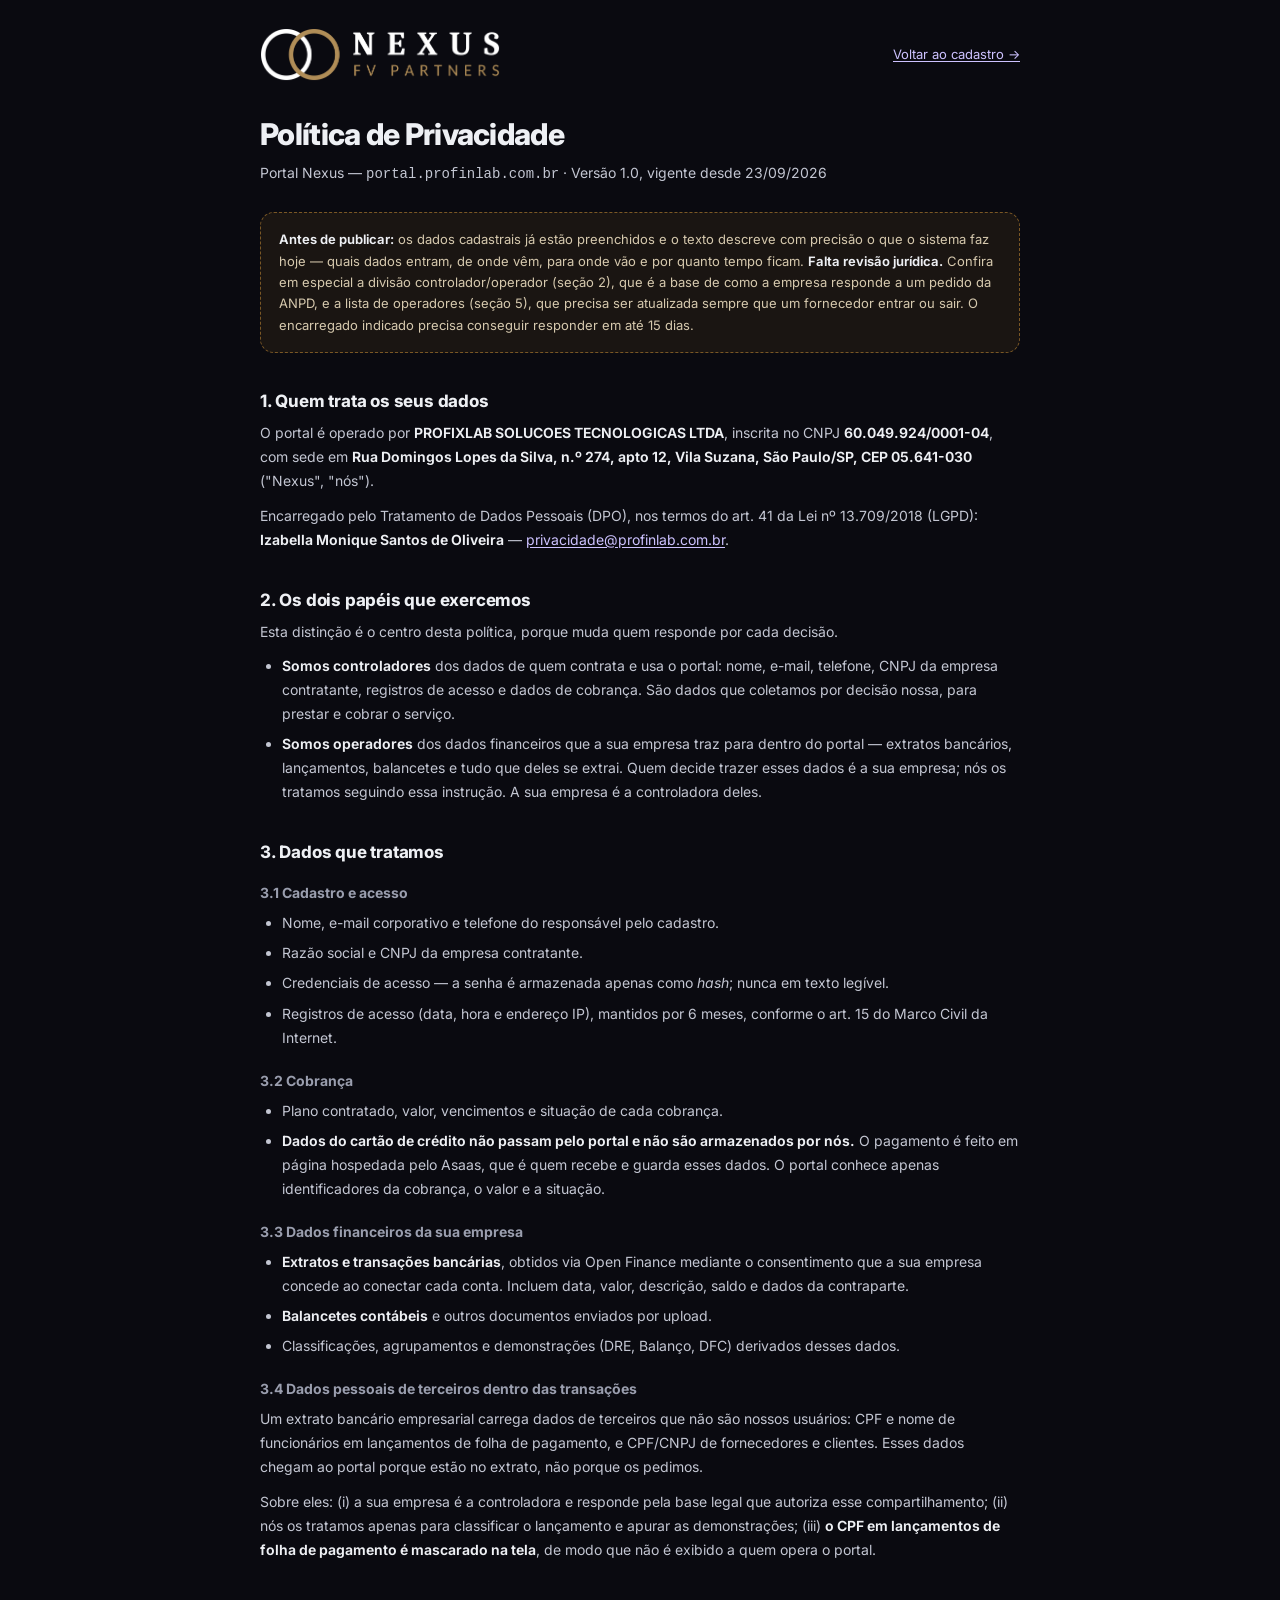
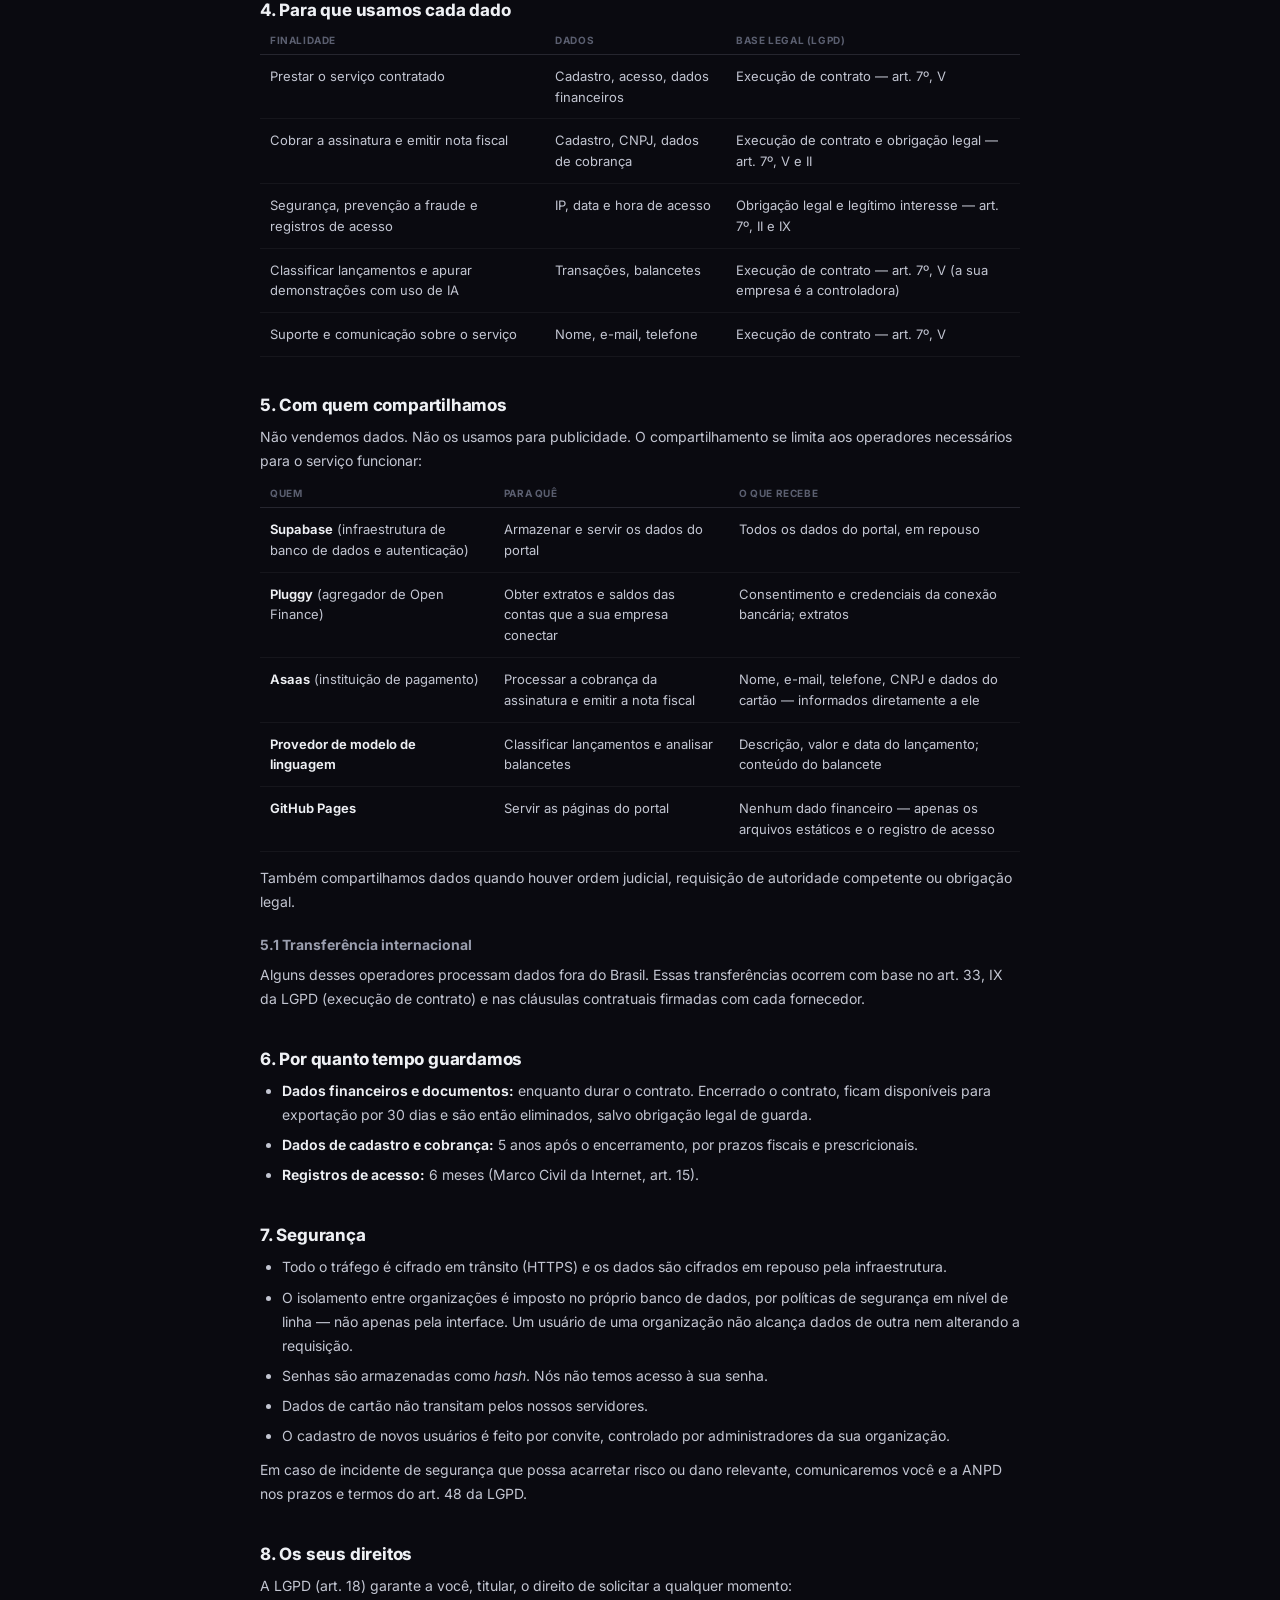
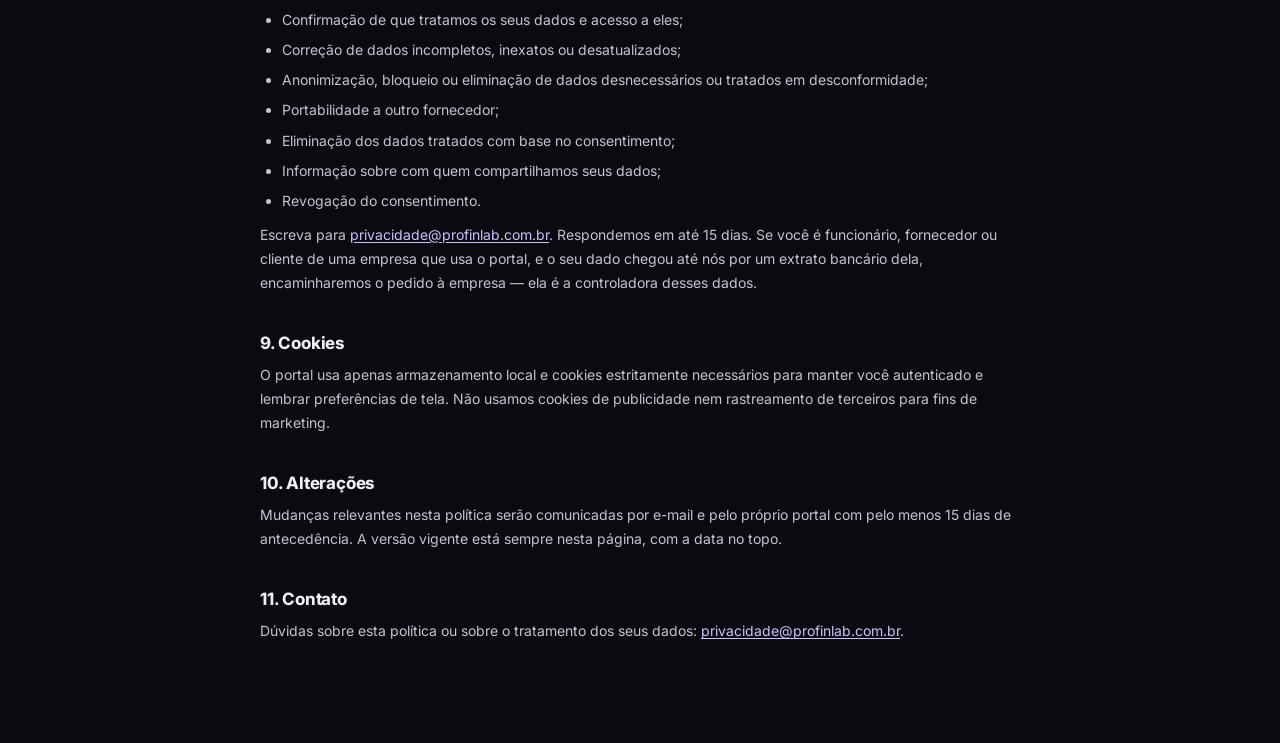
<file: privacidade.html>
<!DOCTYPE html>
<html lang="pt-BR">
<head>
  <meta charset="UTF-8" />
  <meta name="viewport" content="width=device-width, initial-scale=1.0" />
  <link rel="icon" href="nexus-icon-64.png" type="image/png">
  <title>Política de Privacidade — Nexus</title>
  <link rel="stylesheet" href="style.css?v=20261109-1" />
  <link href="https://fonts.googleapis.com/css2?family=Inter:wght@400;500;600;700;800&display=swap" rel="stylesheet">
</head>
<body class="legal-page">
<div class="lg-wrap">

  <header class="lg-top">
    <img src="nexus-logo.png" alt="Nexus" />
    <a href="cadastro.html">Voltar ao cadastro &rarr;</a>
  </header>

  <h1>Política de Privacidade</h1>
  <p class="lg-meta">Portal Nexus — <code>portal.profinlab.com.br</code> · Versão 1.0, vigente desde 23/09/2026</p>

  <div class="lg-note">
    <strong>Antes de publicar:</strong> os dados cadastrais já estão preenchidos e o texto descreve com precisão o que
    o sistema faz hoje — quais dados entram, de onde vêm, para onde vão e por quanto tempo ficam.
    <strong>Falta revisão jurídica.</strong> Confira em especial a divisão controlador/operador (seção 2), que é a base
    de como a empresa responde a um pedido da ANPD, e a lista de operadores (seção 5), que precisa ser atualizada
    sempre que um fornecedor entrar ou sair. O encarregado indicado precisa conseguir responder em até 15 dias.
  </div>

  <h2>1. Quem trata os seus dados</h2>
  <p>
    O portal é operado por <strong>PROFIXLAB SOLUCOES TECNOLOGICAS LTDA</strong>, inscrita no CNPJ <strong>60.049.924/0001-04</strong>,
    com sede em <strong>Rua Domingos Lopes da Silva, n.º 274, apto 12, Vila Suzana, São Paulo/SP, CEP 05.641-030</strong> ("Nexus", "nós").
  </p>
  <p>
    Encarregado pelo Tratamento de Dados Pessoais (DPO), nos termos do art. 41 da Lei nº 13.709/2018 (LGPD):
    <strong>Izabella Monique Santos de Oliveira</strong> —
    <a href="mailto:privacidade@profinlab.com.br">privacidade@profinlab.com.br</a>.
  </p>

  <h2>2. Os dois papéis que exercemos</h2>
  <p>
    Esta distinção é o centro desta política, porque muda quem responde por cada decisão.
  </p>
  <ul>
    <li>
      <strong>Somos controladores</strong> dos dados de quem contrata e usa o portal: nome, e-mail, telefone, CNPJ da
      empresa contratante, registros de acesso e dados de cobrança. São dados que coletamos por decisão nossa, para
      prestar e cobrar o serviço.
    </li>
    <li>
      <strong>Somos operadores</strong> dos dados financeiros que a sua empresa traz para dentro do portal — extratos
      bancários, lançamentos, balancetes e tudo que deles se extrai. Quem decide trazer esses dados é a sua empresa;
      nós os tratamos seguindo essa instrução. A sua empresa é a controladora deles.
    </li>
  </ul>

  <h2>3. Dados que tratamos</h2>

  <h3>3.1 Cadastro e acesso</h3>
  <ul>
    <li>Nome, e-mail corporativo e telefone do responsável pelo cadastro.</li>
    <li>Razão social e CNPJ da empresa contratante.</li>
    <li>Credenciais de acesso — a senha é armazenada apenas como <em>hash</em>; nunca em texto legível.</li>
    <li>Registros de acesso (data, hora e endereço IP), mantidos por 6 meses, conforme o art. 15 do Marco Civil da Internet.</li>
  </ul>

  <h3>3.2 Cobrança</h3>
  <ul>
    <li>Plano contratado, valor, vencimentos e situação de cada cobrança.</li>
    <li>
      <strong>Dados do cartão de crédito não passam pelo portal e não são armazenados por nós.</strong> O pagamento é
      feito em página hospedada pelo Asaas, que é quem recebe e guarda esses dados. O portal conhece apenas
      identificadores da cobrança, o valor e a situação.
    </li>
  </ul>

  <h3>3.3 Dados financeiros da sua empresa</h3>
  <ul>
    <li>
      <strong>Extratos e transações bancárias</strong>, obtidos via Open Finance mediante o consentimento que a sua
      empresa concede ao conectar cada conta. Incluem data, valor, descrição, saldo e dados da contraparte.
    </li>
    <li><strong>Balancetes contábeis</strong> e outros documentos enviados por upload.</li>
    <li>Classificações, agrupamentos e demonstrações (DRE, Balanço, DFC) derivados desses dados.</li>
  </ul>

  <h3>3.4 Dados pessoais de terceiros dentro das transações</h3>
  <p>
    Um extrato bancário empresarial carrega dados de terceiros que não são nossos usuários: CPF e nome de funcionários
    em lançamentos de folha de pagamento, e CPF/CNPJ de fornecedores e clientes. Esses dados chegam ao portal porque
    estão no extrato, não porque os pedimos.
  </p>
  <p>
    Sobre eles: (i) a sua empresa é a controladora e responde pela base legal que autoriza esse compartilhamento;
    (ii) nós os tratamos apenas para classificar o lançamento e apurar as demonstrações; (iii) <strong>o CPF em
    lançamentos de folha de pagamento é mascarado na tela</strong>, de modo que não é exibido a quem opera o portal.
  </p>

  <h2>4. Para que usamos cada dado</h2>
  <table class="lg-tbl">
    <thead>
      <tr><th>Finalidade</th><th>Dados</th><th>Base legal (LGPD)</th></tr>
    </thead>
    <tbody>
      <tr>
        <td>Prestar o serviço contratado</td>
        <td>Cadastro, acesso, dados financeiros</td>
        <td>Execução de contrato — art. 7º, V</td>
      </tr>
      <tr>
        <td>Cobrar a assinatura e emitir nota fiscal</td>
        <td>Cadastro, CNPJ, dados de cobrança</td>
        <td>Execução de contrato e obrigação legal — art. 7º, V e II</td>
      </tr>
      <tr>
        <td>Segurança, prevenção a fraude e registros de acesso</td>
        <td>IP, data e hora de acesso</td>
        <td>Obrigação legal e legítimo interesse — art. 7º, II e IX</td>
      </tr>
      <tr>
        <td>Classificar lançamentos e apurar demonstrações com uso de IA</td>
        <td>Transações, balancetes</td>
        <td>Execução de contrato — art. 7º, V (a sua empresa é a controladora)</td>
      </tr>
      <tr>
        <td>Suporte e comunicação sobre o serviço</td>
        <td>Nome, e-mail, telefone</td>
        <td>Execução de contrato — art. 7º, V</td>
      </tr>
    </tbody>
  </table>

  <h2>5. Com quem compartilhamos</h2>
  <p>Não vendemos dados. Não os usamos para publicidade. O compartilhamento se limita aos operadores necessários para o serviço funcionar:</p>
  <table class="lg-tbl">
    <thead>
      <tr><th>Quem</th><th>Para quê</th><th>O que recebe</th></tr>
    </thead>
    <tbody>
      <tr>
        <td><strong>Supabase</strong> (infraestrutura de banco de dados e autenticação)</td>
        <td>Armazenar e servir os dados do portal</td>
        <td>Todos os dados do portal, em repouso</td>
      </tr>
      <tr>
        <td><strong>Pluggy</strong> (agregador de Open Finance)</td>
        <td>Obter extratos e saldos das contas que a sua empresa conectar</td>
        <td>Consentimento e credenciais da conexão bancária; extratos</td>
      </tr>
      <tr>
        <td><strong>Asaas</strong> (instituição de pagamento)</td>
        <td>Processar a cobrança da assinatura e emitir a nota fiscal</td>
        <td>Nome, e-mail, telefone, CNPJ e dados do cartão — informados diretamente a ele</td>
      </tr>
      <tr>
        <td><strong>Provedor de modelo de linguagem</strong></td>
        <td>Classificar lançamentos e analisar balancetes</td>
        <td>Descrição, valor e data do lançamento; conteúdo do balancete</td>
      </tr>
      <tr>
        <td><strong>GitHub Pages</strong></td>
        <td>Servir as páginas do portal</td>
        <td>Nenhum dado financeiro — apenas os arquivos estáticos e o registro de acesso</td>
      </tr>
    </tbody>
  </table>
  <p>
    Também compartilhamos dados quando houver ordem judicial, requisição de autoridade competente ou obrigação legal.
  </p>

  <h3>5.1 Transferência internacional</h3>
  <p>
    Alguns desses operadores processam dados fora do Brasil. Essas transferências ocorrem com base no art. 33, IX da
    LGPD (execução de contrato) e nas cláusulas contratuais firmadas com cada fornecedor.
  </p>

  <h2>6. Por quanto tempo guardamos</h2>
  <ul>
    <li><strong>Dados financeiros e documentos:</strong> enquanto durar o contrato. Encerrado o contrato, ficam disponíveis para exportação por 30 dias e são então eliminados, salvo obrigação legal de guarda.</li>
    <li><strong>Dados de cadastro e cobrança:</strong> 5 anos após o encerramento, por prazos fiscais e prescricionais.</li>
    <li><strong>Registros de acesso:</strong> 6 meses (Marco Civil da Internet, art. 15).</li>
  </ul>

  <h2>7. Segurança</h2>
  <ul>
    <li>Todo o tráfego é cifrado em trânsito (HTTPS) e os dados são cifrados em repouso pela infraestrutura.</li>
    <li>
      O isolamento entre organizações é imposto no próprio banco de dados, por políticas de segurança em nível de linha
      — não apenas pela interface. Um usuário de uma organização não alcança dados de outra nem alterando a requisição.
    </li>
    <li>Senhas são armazenadas como <em>hash</em>. Nós não temos acesso à sua senha.</li>
    <li>Dados de cartão não transitam pelos nossos servidores.</li>
    <li>O cadastro de novos usuários é feito por convite, controlado por administradores da sua organização.</li>
  </ul>
  <p>
    Em caso de incidente de segurança que possa acarretar risco ou dano relevante, comunicaremos você e a ANPD nos
    prazos e termos do art. 48 da LGPD.
  </p>

  <h2>8. Os seus direitos</h2>
  <p>A LGPD (art. 18) garante a você, titular, o direito de solicitar a qualquer momento:</p>
  <ul>
    <li>Confirmação de que tratamos os seus dados e acesso a eles;</li>
    <li>Correção de dados incompletos, inexatos ou desatualizados;</li>
    <li>Anonimização, bloqueio ou eliminação de dados desnecessários ou tratados em desconformidade;</li>
    <li>Portabilidade a outro fornecedor;</li>
    <li>Eliminação dos dados tratados com base no consentimento;</li>
    <li>Informação sobre com quem compartilhamos seus dados;</li>
    <li>Revogação do consentimento.</li>
  </ul>
  <p>
    Escreva para <a href="mailto:privacidade@profinlab.com.br">privacidade@profinlab.com.br</a>. Respondemos em até
    15 dias. Se você é funcionário, fornecedor ou cliente de uma empresa que usa o portal, e o seu dado chegou até nós
    por um extrato bancário dela, encaminharemos o pedido à empresa — ela é a controladora desses dados.
  </p>

  <h2>9. Cookies</h2>
  <p>
    O portal usa apenas armazenamento local e cookies estritamente necessários para manter você autenticado e lembrar
    preferências de tela. Não usamos cookies de publicidade nem rastreamento de terceiros para fins de marketing.
  </p>

  <h2>10. Alterações</h2>
  <p>
    Mudanças relevantes nesta política serão comunicadas por e-mail e pelo próprio portal com pelo menos 15 dias de
    antecedência. A versão vigente está sempre nesta página, com a data no topo.
  </p>

  <h2>11. Contato</h2>
  <p>
    Dúvidas sobre esta política ou sobre o tratamento dos seus dados:
    <a href="mailto:privacidade@profinlab.com.br">privacidade@profinlab.com.br</a>.
  </p>

</div>
</body>
</html>
</file>
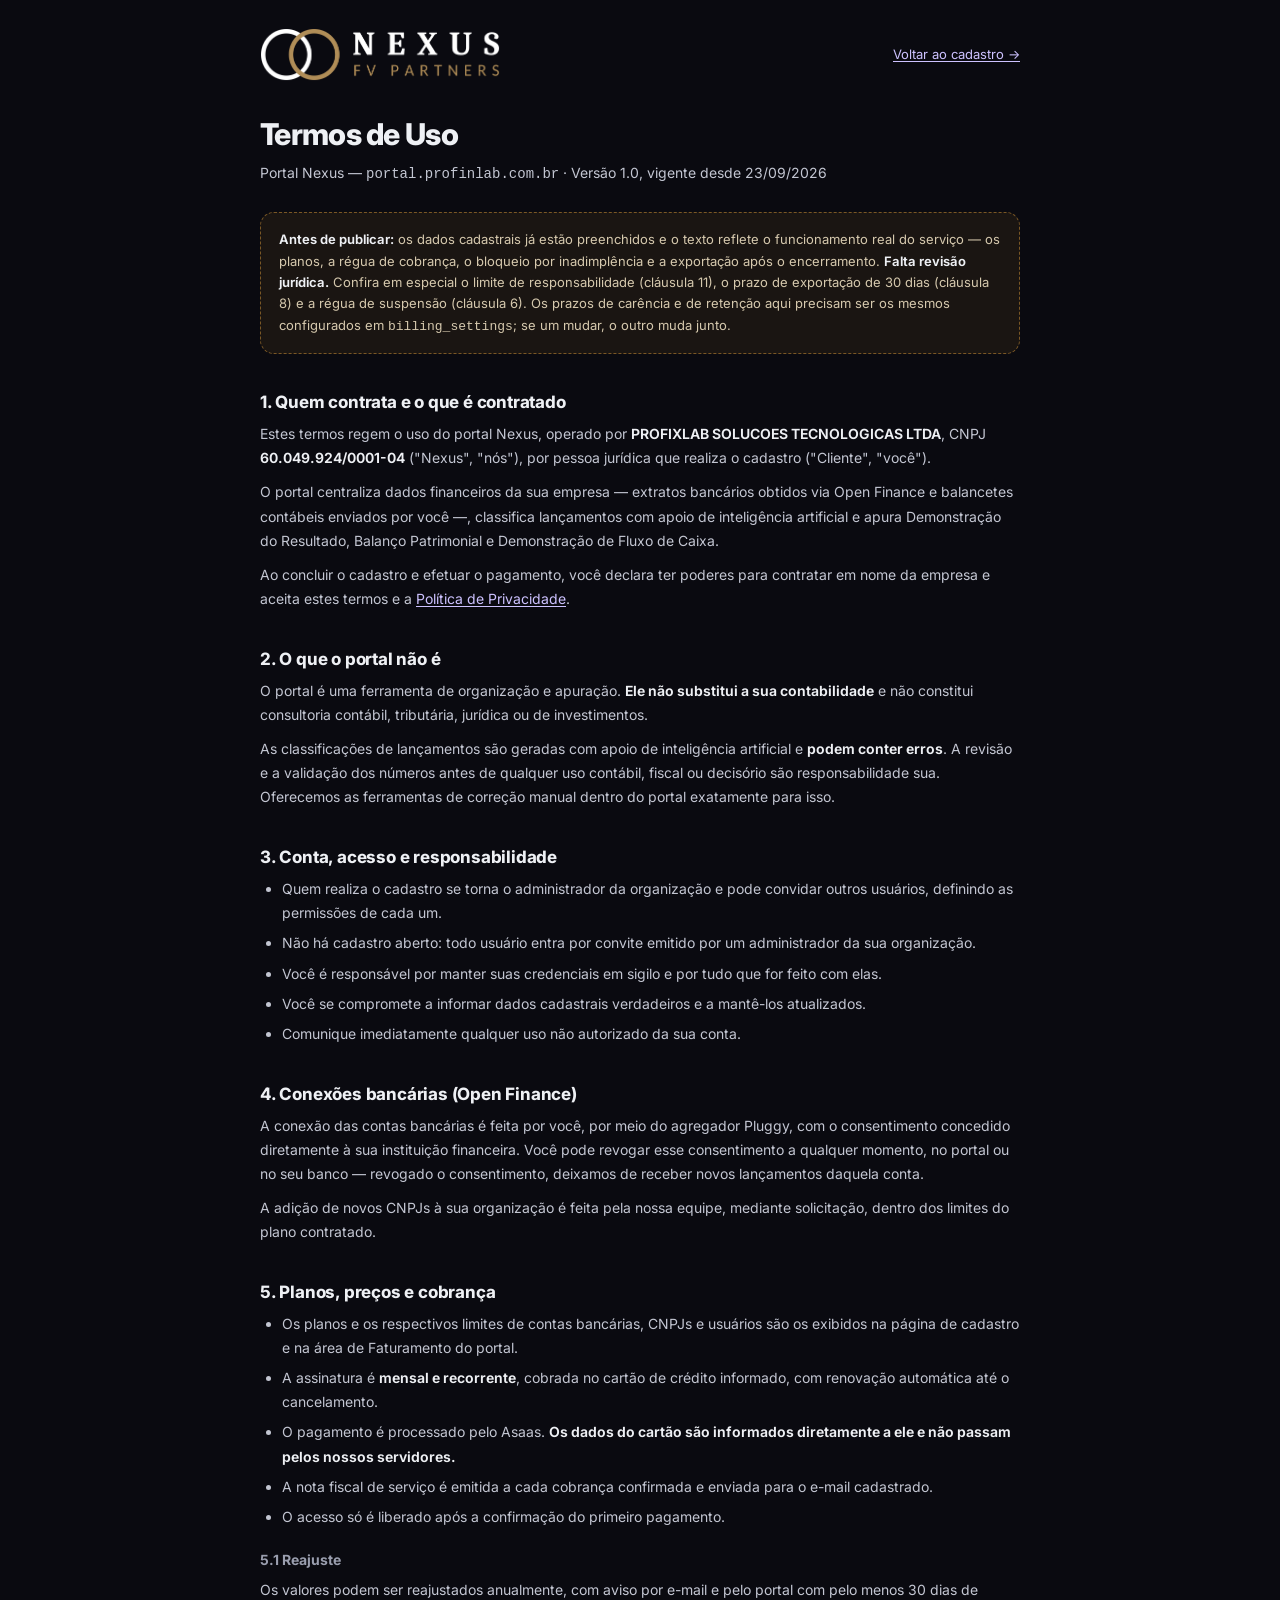
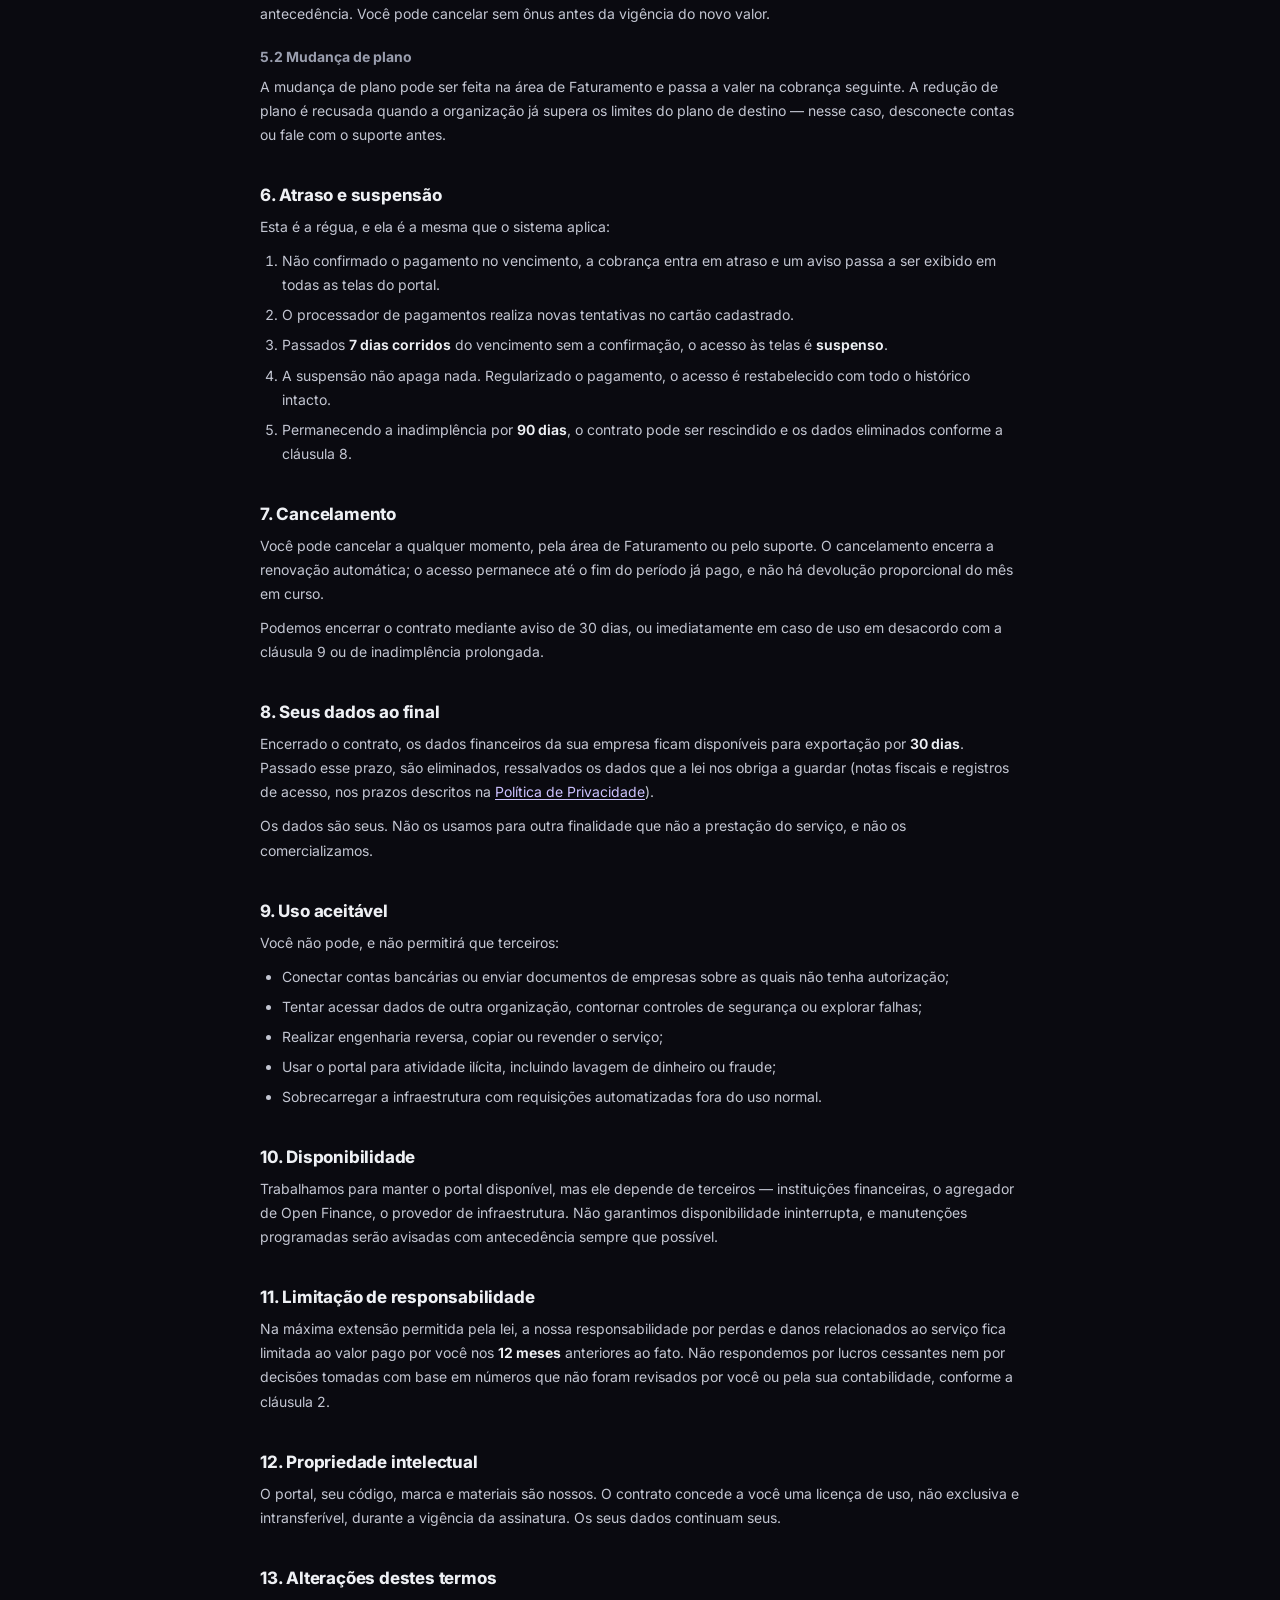
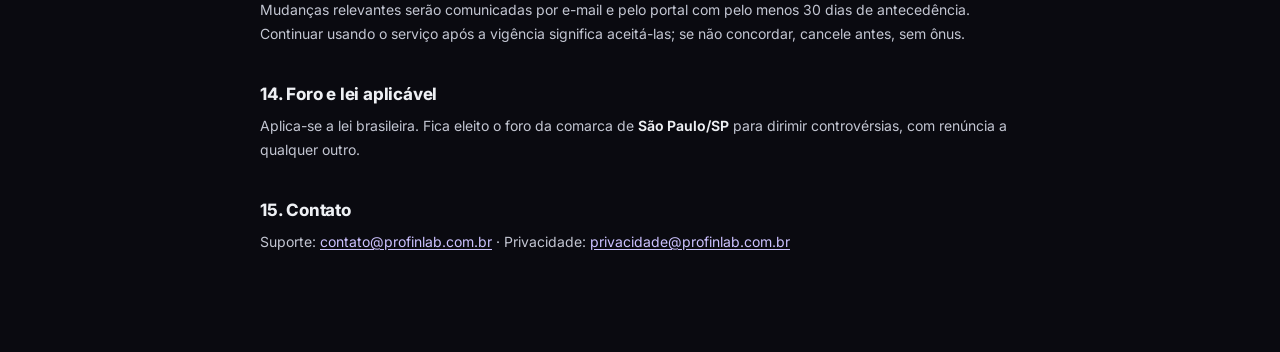
<file: termos.html>
<!DOCTYPE html>
<html lang="pt-BR">
<head>
  <meta charset="UTF-8" />
  <meta name="viewport" content="width=device-width, initial-scale=1.0" />
  <link rel="icon" href="nexus-icon-64.png" type="image/png">
  <title>Termos de Uso — Nexus</title>
  <link rel="stylesheet" href="style.css?v=20261109-1" />
  <link href="https://fonts.googleapis.com/css2?family=Inter:wght@400;500;600;700;800&display=swap" rel="stylesheet">
</head>
<body class="legal-page">
<div class="lg-wrap">

  <header class="lg-top">
    <img src="nexus-logo.png" alt="Nexus" />
    <a href="cadastro.html">Voltar ao cadastro &rarr;</a>
  </header>

  <h1>Termos de Uso</h1>
  <p class="lg-meta">Portal Nexus — <code>portal.profinlab.com.br</code> · Versão 1.0, vigente desde 23/09/2026</p>

  <div class="lg-note">
    <strong>Antes de publicar:</strong> os dados cadastrais já estão preenchidos e o texto reflete o funcionamento real
    do serviço — os planos, a régua de cobrança, o bloqueio por inadimplência e a exportação após o encerramento.
    <strong>Falta revisão jurídica.</strong> Confira em especial o limite de responsabilidade (cláusula 11), o prazo de
    exportação de 30 dias (cláusula 8) e a régua de suspensão (cláusula 6). Os prazos de carência e de retenção aqui
    precisam ser os mesmos configurados em <code>billing_settings</code>; se um mudar, o outro muda junto.
  </div>

  <h2>1. Quem contrata e o que é contratado</h2>
  <p>
    Estes termos regem o uso do portal Nexus, operado por <strong>PROFIXLAB SOLUCOES TECNOLOGICAS LTDA</strong>, CNPJ
    <strong>60.049.924/0001-04</strong> ("Nexus", "nós"), por pessoa jurídica que realiza o cadastro ("Cliente", "você").
  </p>
  <p>
    O portal centraliza dados financeiros da sua empresa — extratos bancários obtidos via Open Finance e balancetes
    contábeis enviados por você —, classifica lançamentos com apoio de inteligência artificial e apura Demonstração do
    Resultado, Balanço Patrimonial e Demonstração de Fluxo de Caixa.
  </p>
  <p>
    Ao concluir o cadastro e efetuar o pagamento, você declara ter poderes para contratar em nome da empresa e aceita
    estes termos e a <a href="privacidade.html">Política de Privacidade</a>.
  </p>

  <h2>2. O que o portal não é</h2>
  <p>
    O portal é uma ferramenta de organização e apuração. <strong>Ele não substitui a sua contabilidade</strong> e não
    constitui consultoria contábil, tributária, jurídica ou de investimentos.
  </p>
  <p>
    As classificações de lançamentos são geradas com apoio de inteligência artificial e <strong>podem conter erros</strong>.
    A revisão e a validação dos números antes de qualquer uso contábil, fiscal ou decisório são responsabilidade sua.
    Oferecemos as ferramentas de correção manual dentro do portal exatamente para isso.
  </p>

  <h2>3. Conta, acesso e responsabilidade</h2>
  <ul>
    <li>Quem realiza o cadastro se torna o administrador da organização e pode convidar outros usuários, definindo as permissões de cada um.</li>
    <li>Não há cadastro aberto: todo usuário entra por convite emitido por um administrador da sua organização.</li>
    <li>Você é responsável por manter suas credenciais em sigilo e por tudo que for feito com elas.</li>
    <li>Você se compromete a informar dados cadastrais verdadeiros e a mantê-los atualizados.</li>
    <li>Comunique imediatamente qualquer uso não autorizado da sua conta.</li>
  </ul>

  <h2>4. Conexões bancárias (Open Finance)</h2>
  <p>
    A conexão das contas bancárias é feita por você, por meio do agregador Pluggy, com o consentimento concedido
    diretamente à sua instituição financeira. Você pode revogar esse consentimento a qualquer momento, no portal ou no
    seu banco — revogado o consentimento, deixamos de receber novos lançamentos daquela conta.
  </p>
  <p>
    A adição de novos CNPJs à sua organização é feita pela nossa equipe, mediante solicitação, dentro dos limites do
    plano contratado.
  </p>

  <h2>5. Planos, preços e cobrança</h2>
  <ul>
    <li>Os planos e os respectivos limites de contas bancárias, CNPJs e usuários são os exibidos na página de cadastro e na área de Faturamento do portal.</li>
    <li>A assinatura é <strong>mensal e recorrente</strong>, cobrada no cartão de crédito informado, com renovação automática até o cancelamento.</li>
    <li>O pagamento é processado pelo Asaas. <strong>Os dados do cartão são informados diretamente a ele e não passam pelos nossos servidores.</strong></li>
    <li>A nota fiscal de serviço é emitida a cada cobrança confirmada e enviada para o e-mail cadastrado.</li>
    <li>O acesso só é liberado após a confirmação do primeiro pagamento.</li>
  </ul>

  <h3>5.1 Reajuste</h3>
  <p>
    Os valores podem ser reajustados anualmente, com aviso por e-mail e pelo portal com pelo menos 30 dias de
    antecedência. Você pode cancelar sem ônus antes da vigência do novo valor.
  </p>

  <h3>5.2 Mudança de plano</h3>
  <p>
    A mudança de plano pode ser feita na área de Faturamento e passa a valer na cobrança seguinte. A redução de plano
    é recusada quando a organização já supera os limites do plano de destino — nesse caso, desconecte contas ou fale
    com o suporte antes.
  </p>

  <h2>6. Atraso e suspensão</h2>
  <p>Esta é a régua, e ela é a mesma que o sistema aplica:</p>
  <ol>
    <li>Não confirmado o pagamento no vencimento, a cobrança entra em atraso e um aviso passa a ser exibido em todas as telas do portal.</li>
    <li>O processador de pagamentos realiza novas tentativas no cartão cadastrado.</li>
    <li>Passados <strong>7 dias corridos</strong> do vencimento sem a confirmação, o acesso às telas é <strong>suspenso</strong>.</li>
    <li>A suspensão não apaga nada. Regularizado o pagamento, o acesso é restabelecido com todo o histórico intacto.</li>
    <li>Permanecendo a inadimplência por <strong>90 dias</strong>, o contrato pode ser rescindido e os dados eliminados conforme a cláusula 8.</li>
  </ol>

  <h2>7. Cancelamento</h2>
  <p>
    Você pode cancelar a qualquer momento, pela área de Faturamento ou pelo suporte. O cancelamento encerra a
    renovação automática; o acesso permanece até o fim do período já pago, e não há devolução proporcional do mês em
    curso.
  </p>
  <p>
    Podemos encerrar o contrato mediante aviso de 30 dias, ou imediatamente em caso de uso em desacordo com a
    cláusula 9 ou de inadimplência prolongada.
  </p>

  <h2>8. Seus dados ao final</h2>
  <p>
    Encerrado o contrato, os dados financeiros da sua empresa ficam disponíveis para exportação por <strong>30 dias</strong>.
    Passado esse prazo, são eliminados, ressalvados os dados que a lei nos obriga a guardar (notas fiscais e registros
    de acesso, nos prazos descritos na <a href="privacidade.html">Política de Privacidade</a>).
  </p>
  <p>Os dados são seus. Não os usamos para outra finalidade que não a prestação do serviço, e não os comercializamos.</p>

  <h2>9. Uso aceitável</h2>
  <p>Você não pode, e não permitirá que terceiros:</p>
  <ul>
    <li>Conectar contas bancárias ou enviar documentos de empresas sobre as quais não tenha autorização;</li>
    <li>Tentar acessar dados de outra organização, contornar controles de segurança ou explorar falhas;</li>
    <li>Realizar engenharia reversa, copiar ou revender o serviço;</li>
    <li>Usar o portal para atividade ilícita, incluindo lavagem de dinheiro ou fraude;</li>
    <li>Sobrecarregar a infraestrutura com requisições automatizadas fora do uso normal.</li>
  </ul>

  <h2>10. Disponibilidade</h2>
  <p>
    Trabalhamos para manter o portal disponível, mas ele depende de terceiros — instituições financeiras, o agregador
    de Open Finance, o provedor de infraestrutura. Não garantimos disponibilidade ininterrupta, e manutenções
    programadas serão avisadas com antecedência sempre que possível.
  </p>

  <h2>11. Limitação de responsabilidade</h2>
  <p>
    Na máxima extensão permitida pela lei, a nossa responsabilidade por perdas e danos relacionados ao serviço fica
    limitada ao valor pago por você nos <strong>12 meses</strong> anteriores ao fato. Não respondemos por lucros
    cessantes nem por decisões tomadas com base em números que não foram revisados por você ou pela sua contabilidade,
    conforme a cláusula 2.
  </p>

  <h2>12. Propriedade intelectual</h2>
  <p>
    O portal, seu código, marca e materiais são nossos. O contrato concede a você uma licença de uso, não exclusiva e
    intransferível, durante a vigência da assinatura. Os seus dados continuam seus.
  </p>

  <h2>13. Alterações destes termos</h2>
  <p>
    Mudanças relevantes serão comunicadas por e-mail e pelo portal com pelo menos 30 dias de antecedência. Continuar
    usando o serviço após a vigência significa aceitá-las; se não concordar, cancele antes, sem ônus.
  </p>

  <h2>14. Foro e lei aplicável</h2>
  <p>
    Aplica-se a lei brasileira. Fica eleito o foro da comarca de <strong>São Paulo/SP</strong> para dirimir controvérsias,
    com renúncia a qualquer outro.
  </p>

  <h2>15. Contato</h2>
  <p>
    Suporte: <a href="mailto:contato@profinlab.com.br">contato@profinlab.com.br</a> ·
    Privacidade: <a href="mailto:privacidade@profinlab.com.br">privacidade@profinlab.com.br</a>
  </p>

</div>
</body>
</html>
</file>
<file: style.css>
:root {
  /* The app is unconditionally dark-themed — tell the browser so native
     form-control chrome (select dropdown lists, checkboxes, scrollbars)
     renders with the dark palette too. Without this, some browser/OS
     combinations fall back to a light native listbox for <select> options
     regardless of our own CSS, making white-on-dark option text invisible
     even though the closed control looks fine. */
  color-scheme: dark;
  --bg: #0a0a10;
  --bg-soft: #12121a;
  --panel: #16161f;
  --panel-light: #1c1c28;
  --border: #26262f;
  --text: #eef0f4;
  --text-dim: #9a9eae;
  --accent: #7c5cfc;
  --accent-soft: #6a4ce0;
  --mint: #2dd4a0;
  --danger: #ff6b6b;
  --warn: #f0a93c;
  --blue: #5b9dff;
  font-family: "Inter", -apple-system, BlinkMacSystemFont, "Segoe UI", Roboto, Helvetica, Arial, sans-serif;
}

* { box-sizing: border-box; margin: 0; padding: 0; }

/* Painted before any page-specific class/background resolves, so navigating
   between pages (a full reload in this multi-page app) never shows a flash
   of the browser's default white background. */
html { background: #0a0a10; }

body {
  margin: 0;
  background: var(--bg);
  color: var(--text);
}

/* ---------- Login page ---------- */
.login-page {
  display: flex;
  align-items: center;
  justify-content: center;
  min-height: 100vh;
  position: relative;
  overflow: hidden;
  background:
    radial-gradient(560px 420px at 14% 18%, rgba(124,92,252,.16), transparent 70%),
    radial-gradient(480px 380px at 88% 82%, rgba(45,212,160,.10), transparent 70%),
    var(--bg);
}

.login-wrapper {
  display: grid;
  grid-template-columns: 1.1fr 1fr;
  max-width: 920px;
  width: 100%;
  margin: 24px;
  background: linear-gradient(160deg, rgba(255,255,255,.05), rgba(255,255,255,.02));
  border: 1px solid rgba(255,255,255,.09);
  border-radius: 20px;
  overflow: hidden;
  backdrop-filter: blur(20px);
  -webkit-backdrop-filter: blur(20px);
  box-shadow: 0 30px 60px -30px rgba(0,0,0,.6);
}

.login-brand {
  padding: 48px 40px;
  background: linear-gradient(160deg, #1e1640 0%, #0e0e16 75%);
  border-right: 1px solid rgba(255,255,255,.07);
  display: flex;
  flex-direction: column;
  justify-content: center;
}

.brand-mark {
  width: 44px;
  height: 44px;
  border-radius: 12px;
  background: linear-gradient(160deg, var(--accent), var(--accent-soft));
  color: #fff;
  font-weight: 700;
  display: flex;
  align-items: center;
  justify-content: center;
  margin-bottom: 18px;
  box-shadow: 0 8px 20px -8px rgba(124,92,252,.6);
}

.login-brand h1 { margin: 0 0 8px; font-size: 28px; font-weight: 800; letter-spacing: -.3px; }
.login-brand p { color: var(--text-dim); margin: 0 0 22px; line-height: 1.55; }
.brand-points { list-style: none; padding: 0; margin: 0; color: var(--text-dim); }
.brand-points li { padding: 7px 0; border-top: 1px solid rgba(255,255,255,.07); }
.brand-points li::before { content: "✓ "; color: var(--mint); font-weight: 700; }

.login-card {
  padding: 48px 40px;
  display: flex;
  flex-direction: column;
  justify-content: center;
}

.login-card h2 { margin: 0 0 4px; font-weight: 800; letter-spacing: -.2px; }
.login-sub { color: var(--text-dim); margin: 0 0 24px; font-size: 14px; }

#loginForm label, #signupForm label, #setPasswordForm label, #adminLoginForm label {
  display: block;
  font-size: 13px;
  color: var(--text-dim);
  margin: 14px 0 6px;
  font-weight: 500;
}

#loginForm input, #signupForm input, #setPasswordForm input, #adminLoginForm input {
  width: 100%;
  padding: 11px 12px;
  border-radius: 10px;
  border: 1px solid rgba(255,255,255,.1);
  background: rgba(255,255,255,.035);
  color: var(--text);
  font-size: 14px;
  font-family: inherit;
}

#loginForm input::placeholder, #signupForm input::placeholder, #setPasswordForm input::placeholder, #adminLoginForm input::placeholder { color: #5b5f70; }
#loginForm input:focus, #signupForm input:focus, #setPasswordForm input:focus, #adminLoginForm input:focus { outline: none; border-color: var(--accent); box-shadow: 0 0 0 3px rgba(124,92,252,.18); }

.password-field { position: relative; }
.password-field input { padding-right: 40px !important; }
/* !important throughout: this button sits inside #loginForm/#signupForm/
   #setPasswordForm/#adminLoginForm, whose "button" rules (full-width,
   purple, submit-styled) outrank a plain class selector and would
   otherwise make this look like a second submit button. */
.password-toggle-btn {
  position: absolute !important; right: 4px !important; top: 50% !important;
  transform: translateY(-50%) !important;
  width: auto !important; height: auto !important;
  background: none !important; border: none !important;
  padding: 6px !important; margin: 0 !important; cursor: pointer;
  color: var(--text-dim) !important; display: flex !important;
  align-items: center; justify-content: center;
  border-radius: 6px !important; font-size: 0 !important;
  box-shadow: none !important;
}
.password-toggle-btn:hover { color: var(--text) !important; background: rgba(255,255,255,.06) !important; }

#loginForm button, #signupForm button, #setPasswordForm button, #adminLoginForm button, #accessGateForm button {
  width: 100%;
  margin-top: 22px;
  padding: 12px;
  border: none;
  border-radius: 10px;
  background: linear-gradient(160deg, var(--accent), var(--accent-soft));
  color: #fff;
  font-weight: 700;
  font-size: 14px;
  font-family: inherit;
  cursor: pointer;
  box-shadow: 0 8px 20px -8px rgba(124,92,252,.55);
  transition: filter .12s;
}

#loginForm button:hover, #signupForm button:hover, #setPasswordForm button:hover, #adminLoginForm button:hover, #accessGateForm button:hover { filter: brightness(1.08); }
#loginForm button:disabled, #signupForm button:disabled, #setPasswordForm button:disabled, #adminLoginForm button:disabled, #accessGateForm button:disabled { opacity: .7; cursor: default; }

.error { color: var(--danger); font-size: 13px; min-height: 18px; margin: 10px 0 0; }
.login-footnote { color: #5b5f70; font-size: 12px; margin-top: 18px; }

@media (max-width: 720px) {
  .login-wrapper { grid-template-columns: 1fr; }
  .login-brand { padding: 32px; border-right: none; border-bottom: 1px solid rgba(255,255,255,.07); }
}

/* ---------- Dashboard (Fluxo de Caixa) ---------- */
body.dashboard-page {
  --bg:#0a0a10; --bg2:#0d0d14;
  --card: rgba(255,255,255,.045);
  --card-strong: rgba(255,255,255,.07);
  --sand: rgba(255,255,255,.045); --sand2: rgba(255,255,255,.07);
  --border: rgba(255,255,255,.09); --border2: rgba(255,255,255,.14);
  --ink:#f3f4f7; --ink2:#b7bbc8; --muted:#828798;
  --green:#2dd4a0; --green-bg:rgba(45,212,160,.14); --green-text:#3fe0b0;
  --amber:#f0a93c; --amber-bg:rgba(240,169,60,.14); --amber-text:#f3b85c;
  --red:#ff6b6b; --red-bg:rgba(255,107,107,.14);
  --blue:#5b9dff; --blue-bg:rgba(91,157,255,.14);
  --indigo:#9b86fb;
  --fco:#2dd4a0; --fci:#f0a93c; --fcf:#9b86fb;
  display: block;
  min-height: 100vh;
  background:
    radial-gradient(900px 560px at 8% -6%, rgba(124,92,252,.10), transparent 60%),
    radial-gradient(700px 480px at 96% 8%, rgba(45,212,160,.07), transparent 60%),
    var(--bg);
  color: var(--ink);
  font-family: "Inter", system-ui, sans-serif;
  font-size: 14px;
  line-height: 1.5;
}

/* ── APP BAR ── */
.appbar{display:flex;align-items:center;justify-content:space-between;padding:14px 32px;border-bottom:1px solid var(--border);background:rgba(12,12,18,.7);backdrop-filter:blur(16px);-webkit-backdrop-filter:blur(16px);position:sticky;top:0;z-index:10}
.appbar-brand{display:flex;align-items:center;gap:10px;font-weight:700;font-size:15px;letter-spacing:-.1px}
.appbar-brand .brand-mark{width:30px;height:30px;border-radius:9px;background:linear-gradient(160deg,#7c5cfc,#6a4ce0);color:#fff;font-size:12px;display:flex;align-items:center;justify-content:center;box-shadow:0 6px 14px -6px rgba(124,92,252,.6)}
.appbar-right{display:flex;align-items:center;gap:16px;font-size:13px;color:var(--ink2)}
#logoutBtn{background:rgba(255,255,255,.04);border:1px solid var(--border2);color:var(--ink2);padding:7px 14px;border-radius:9px;cursor:pointer;font-size:13px;font-family:inherit;transition:all .12s}
#logoutBtn:hover{color:var(--ink);border-color:rgba(255,255,255,.3);background:rgba(255,255,255,.07)}

/* ── TOP HEADER ── */
.topbar{padding:24px 32px 0;max-width:1300px;margin:0 auto}
.topbar h1{font-size:26px;font-weight:800;letter-spacing:-.4px}
.topbar .sub{display:flex;align-items:center;gap:8px;color:var(--muted);font-size:13px;margin-top:4px}
.sync{display:flex;align-items:center;gap:6px;color:var(--green-text);font-weight:600;font-size:12px;margin-left:auto}
.sync .dot{width:7px;height:7px;border-radius:50%;background:var(--green-text);box-shadow:0 0 8px rgba(45,212,160,.7)}
.sub-row{display:flex;align-items:center}

.filterbar{background:var(--card);border:1px solid var(--border);backdrop-filter:blur(18px);-webkit-backdrop-filter:blur(18px);border-radius:16px;padding:16px 20px;margin:16px 0 20px;display:flex;align-items:center;gap:14px;flex-wrap:wrap}
.filterbar label{font-size:13px;color:var(--ink2);font-weight:500;display:flex;align-items:center;gap:8px}
.filterbar input[type=date]{border:1px solid var(--border2);border-radius:9px;padding:7px 10px;font-family:inherit;font-size:13px;background:rgba(255,255,255,.04);color:var(--ink);color-scheme:dark}
.chiprow{display:flex;gap:8px;flex-wrap:wrap;margin-left:8px}
.daterow{display:flex;align-items:center;gap:8px;flex-wrap:wrap;margin-left:auto}
.daterow label{font-size:12.5px;color:var(--muted)}
.daterow .chipbtn{padding:7px 12px;font-size:12.5px}
.chipbtn{padding:8px 16px;border-radius:9px;border:1px solid var(--border2);background:rgba(255,255,255,.03);color:var(--ink2);font-family:inherit;font-size:13px;font-weight:500;cursor:pointer;transition:all .12s}
.chipbtn:hover{border-color:var(--accent);color:#cdc2ff}
.chipbtn.on{background:linear-gradient(160deg,#7c5cfc,#6a4ce0);border-color:transparent;color:#fff;box-shadow:0 6px 16px -8px rgba(124,92,252,.6)}

/* ── TAB NAV ── */
.tabnav{display:flex;gap:26px;border-bottom:1px solid var(--border);max-width:1300px;margin:20px auto 0;padding:0 32px}
.tab{padding:0 0 14px;font-size:14px;font-weight:500;color:var(--muted);cursor:pointer;border-bottom:2px solid transparent;transition:all .15s;white-space:nowrap;user-select:none}
.tab:hover{color:var(--ink2)}
.tab.active{color:var(--ink);border-bottom-color:var(--accent);font-weight:700}

/* ── LAYOUT ── */
.page{display:none;padding:24px 32px 48px;max-width:1300px;margin:0 auto}
.page.active{display:block}

/* ── KPI STRIP ── */
.kpi-row{display:grid;grid-template-columns:repeat(4,1fr);gap:14px;margin-bottom:18px}
#p0-kpis{grid-template-columns:repeat(5,1fr)}
.kpi{background:var(--card);border:1px solid var(--border);backdrop-filter:blur(18px);-webkit-backdrop-filter:blur(18px);border-radius:16px;padding:18px 20px}
.kpi-label{font-size:12px;font-weight:600;color:var(--ink2);margin-bottom:10px}
.kpi-value{font-family:"Inter",sans-serif;font-weight:800;font-size:25px;letter-spacing:-.5px;line-height:1;font-variant-numeric:tabular-nums}
.kv-pos{color:var(--ink)}.kv-neg{color:var(--ink)}.kv-neu{color:var(--ink)}
.kpi-delta{display:inline-flex;align-items:center;gap:3px;font-size:11.5px;font-weight:700;padding:3px 8px;border-radius:6px}
.kpi .kpi-delta{margin-top:8px}
.saldo-table td{vertical-align:middle}
.kd-up{background:var(--green-bg);color:var(--green-text)}.kd-down{background:var(--amber-bg);color:var(--amber-text)}.kd-flat{background:var(--sand2);color:var(--muted)}

/* ── CARDS ── */
.card-row{display:grid;gap:16px;margin-bottom:16px}
.cols-2{grid-template-columns:1fr 1fr}
.cols-2-1{grid-template-columns:2fr 1fr}
.card{background:linear-gradient(160deg,rgba(255,255,255,.05),rgba(255,255,255,.02));border:1px solid var(--border);border-radius:18px;padding:22px 24px;backdrop-filter:blur(20px) saturate(140%);-webkit-backdrop-filter:blur(20px) saturate(140%);box-shadow:0 1px 0 rgba(255,255,255,.04) inset,0 24px 48px -32px rgba(0,0,0,.6)}
.ch{display:flex;align-items:flex-start;justify-content:space-between;margin-bottom:16px;gap:12px}
.ct{font-size:15px;font-weight:700;color:var(--ink);line-height:1.3}
.cs{font-size:12px;color:var(--muted);margin-top:3px}
.cs em{font-style:normal;font-weight:700;color:var(--ink2)}
.illus-tag{font-size:10px;font-weight:700;letter-spacing:.4px;text-transform:uppercase;color:var(--amber-text);background:var(--amber-bg);padding:3px 8px;border-radius:6px;white-space:nowrap}

/* ── LEGEND ── */
.legend{display:flex;gap:14px;flex-wrap:wrap;font-size:11.5px;color:var(--muted);margin-top:10px}
.li{display:flex;align-items:center;gap:5px}
.ld{width:11px;height:11px;border-radius:3px;flex-shrink:0}
.ll{width:20px;height:2px;border-radius:1px;flex-shrink:0}

/* ── CHIPS (chart toggles) ── */
.chips{display:flex;gap:5px;flex-wrap:wrap}
.chip{padding:4px 11px;border-radius:6px;font-size:11.5px;font-weight:600;cursor:pointer;border:1px solid var(--border2);background:rgba(255,255,255,.03);color:var(--muted);font-family:inherit;transition:all .12s}
.chip:hover{border-color:var(--ink2);color:var(--ink2)}
.chip.on{background:var(--ink);border-color:var(--ink);color:#0a0a10}

/* ── BANK LIST (illustrative) ── */
.bank-list{display:flex;flex-direction:column;gap:14px}
.bank-row{display:flex;flex-direction:column;gap:6px}
.bank-row .top{display:flex;align-items:center;justify-content:space-between;font-size:13.5px;font-weight:600}
.bank-row .top .name{display:flex;align-items:center;gap:8px}
.bank-row .dot{width:9px;height:9px;border-radius:50%;flex-shrink:0}
.bank-bar-bg{height:5px;border-radius:3px;background:rgba(255,255,255,.08);overflow:hidden}
.bank-bar-fill{height:100%;border-radius:3px}
.bank-total{display:flex;justify-content:space-between;font-size:14px;font-weight:700;padding-top:12px;margin-top:4px;border-top:1px solid var(--border2)}

/* ── SLIDE 1 SALDO TABLE ── */
.saldo-table{width:100%;border-collapse:collapse;margin-top:4px}
/* The drill-down rewrites this container per level; letting it scroll on its
   own keeps a wide table from widening the whole page on a tablet. */
#p0ClusterDetailBody{overflow-x:auto}
.saldo-table th{font-size:10px;font-weight:700;text-transform:uppercase;letter-spacing:.5px;color:var(--muted);padding:6px 10px;border-bottom:1px solid var(--border2);text-align:right}
.saldo-table th:first-child{text-align:left}
.saldo-table td{padding:8px 10px;font-size:13px;border-bottom:1px solid var(--border);text-align:right;font-variant-numeric:tabular-nums}
.saldo-table td:first-child{text-align:left;font-weight:500}
.saldo-table tr:last-child td{border-bottom:none;font-weight:700;background:var(--card-strong);font-size:13px}
.saldo-table tbody tr:hover td{background:rgba(255,255,255,.03)}
/* List-style tables (documents, knowledge) have no special "total" last row */
.saldo-table.list-table tr:last-child td{background:transparent;font-weight:inherit;border-bottom:1px solid var(--border)}
.saldo-table.list-table tr:last-child td:first-child{font-weight:600}
.saldo-table.list-table td{padding:12px 10px}
/* The row-selection checkbox column only shows while "Agrupar" selection
   mode is active (table[data-selecting="true"]) — collapsed the rest of
   the time so the transactions table stays clean by default. */
#openFinanceTransactionsTable:not([data-selecting="true"]) .of-select-col{display:none}
.dot{width:10px;height:10px;border-radius:50%;display:inline-block;margin-right:6px;vertical-align:middle}

/* Loading spinner shown in KPI/table/chart cards while a date-filter change
   or tab switch triggers a real fetch (cold cache) — see ofRenderLoading /
   ofSetChartLoading in openfinance-dashboard.js. */
@keyframes ofSpin{to{transform:rotate(360deg)}}
.of-spinner{width:16px;height:16px;border-radius:50%;border:2.5px solid rgba(255,255,255,.15);border-top-color:#9b86fb;animation:ofSpin .7s linear infinite;flex:none;display:inline-block;vertical-align:middle}
.of-chart-loading{position:absolute;inset:0;z-index:4;display:flex;flex-direction:column;align-items:center;justify-content:center;gap:8px;background:var(--card);font-size:12px;color:var(--muted)}

/* Placeholder bar standing in for a value that's still loading. Used to give
   every KPI card its own loading state instead of collapsing the whole row
   into a single "Carregando…" card — the row keeps its real shape, so the
   layout doesn't jump when the numbers land. A shimmer beats repeating the
   word "Carregando" five times across narrow cards. */
@keyframes ofShimmer{to{background-position:-200% 0}}
.of-skel{display:inline-block;border-radius:5px;background:linear-gradient(90deg,rgba(255,255,255,.05) 0%,rgba(255,255,255,.13) 50%,rgba(255,255,255,.05) 100%);background-size:200% 100%;animation:ofShimmer 1.3s linear infinite}
.of-skel-value{height:20px;width:76%;min-width:70px;vertical-align:middle}
.of-skel-sub{height:9px;width:88%;margin-top:8px}
@media (prefers-reduced-motion:reduce){.of-skel{animation:none}.of-spinner{animation-duration:2s}}

/* ── SLIDE 3 CALLOUT ── */
.callout{background:linear-gradient(160deg,rgba(240,169,60,.10),rgba(240,169,60,.03));border:1px solid rgba(240,169,60,.28);border-radius:18px;padding:24px 22px;backdrop-filter:blur(20px);-webkit-backdrop-filter:blur(20px)}
.callout-label{font-size:11px;font-weight:700;letter-spacing:.6px;text-transform:uppercase;color:var(--amber-text);margin-bottom:10px}
.callout-value{font-family:"Inter",sans-serif;font-weight:800;font-size:32px;color:var(--ink);letter-spacing:-.5px;line-height:1;font-variant-numeric:tabular-nums}
.callout-sub{font-size:12.5px;color:var(--ink2);margin-top:10px;line-height:1.5}
.callout-divider{border:none;border-top:1px solid rgba(240,169,60,.25);margin:16px 0}
.callout-note{font-size:12.5px;color:var(--ink2);line-height:1.6}

/* ── SLIDE 4 ── */
.week-btns{display:flex;gap:8px;flex-wrap:wrap;margin-bottom:20px}
.wb{padding:8px 15px;border-radius:9px;border:1px solid var(--border2);background:rgba(255,255,255,.03);color:var(--muted);font-family:inherit;cursor:pointer;text-align:center;line-height:1.3;transition:all .15s;font-size:12px}
.wb:hover{border-color:var(--accent);color:var(--ink2)}
.wb.on{background:var(--blue-bg);border-color:var(--blue);color:var(--blue)}
.wb .wl{font-weight:700;display:block;font-size:13px}
.wb .wt{font-size:10px;display:block;margin-top:1px}
.desvio-grid{display:grid;grid-template-columns:1fr 1fr;gap:14px;margin-bottom:16px}
.desvio-kpi{background:var(--card);border:1px solid var(--border);backdrop-filter:blur(18px);-webkit-backdrop-filter:blur(18px);border-radius:16px;padding:18px 20px}
.desvio-label{font-size:11px;font-weight:700;letter-spacing:.5px;text-transform:uppercase;color:var(--ink2);margin-bottom:8px}
.desvio-value{font-family:"Inter",sans-serif;font-weight:800;font-size:27px;letter-spacing:-.5px;font-variant-numeric:tabular-nums}
.desvio-sub{font-size:12px;color:var(--muted);margin-top:6px}
.decomp-table{width:100%;border-collapse:collapse}
.decomp-table th{font-size:10px;font-weight:700;text-transform:uppercase;letter-spacing:.5px;color:var(--muted);padding:8px 12px;border-bottom:2px solid var(--border2);text-align:right}
.decomp-table th:first-child{text-align:left}
.decomp-table th:nth-child(2){text-align:left;width:35%}
.decomp-table td{padding:12px 12px;font-size:13px;border-bottom:1px solid var(--border);vertical-align:top;font-variant-numeric:tabular-nums}
.decomp-table td:first-child{font-weight:700;white-space:nowrap}
.decomp-table td:nth-child(2){color:var(--ink2);font-size:12px;line-height:1.5}
.decomp-table td:nth-child(3){text-align:right;white-space:nowrap;font-weight:500;color:var(--muted)}
.decomp-table td:nth-child(4){text-align:right;white-space:nowrap;font-weight:700}
.decomp-table tr:last-child td{background:var(--card-strong);font-weight:700;border-top:2px solid var(--border2);border-bottom:none}
.leitura{background:var(--card);border:1px solid var(--border);border-radius:12px;padding:14px 16px;margin-top:14px;font-size:12.5px;color:var(--ink2);line-height:1.7}
.leitura strong{color:var(--ink)}
.leitura .hl-amber{color:var(--amber-text);font-weight:700}
.leitura .hl-red{color:var(--red);font-weight:700}
.leitura .hl-green{color:var(--green-text);font-weight:700}
.cycle-info{background:var(--card);border:1px solid var(--border);backdrop-filter:blur(18px);-webkit-backdrop-filter:blur(18px);border-radius:14px;padding:14px 18px;margin-bottom:20px;font-size:12.5px;color:var(--ink2);display:flex;align-items:center;justify-content:space-between;flex-wrap:wrap;gap:8px}


/* ── TABLET ──
   Between 961px and 1180px the layout used to get the full desktop treatment:
   a 220px sidebar plus five KPI columns, which on a tablet in landscape left
   each card too narrow to read and pushed the fifth onto a row of its own.
   The band is bounded at both ends rather than being another max-width query,
   so it cannot also apply to phones — those keep the 960px rules untouched,
   and the two blocks never compete regardless of their order in the file. */
@media(min-width:961px) and (max-width:1180px){
  .sidebar{width:180px;padding:16px 12px}
  .topbar,.tabnav,.page{padding-left:20px;padding-right:20px}

  /* Five KPIs read better as 3+2 than as 4+1 with an orphan. */
  #p0-kpis{grid-template-columns:repeat(3,1fr)}
  .kpi-row{grid-template-columns:repeat(3,1fr)}

  /* Side-by-side charts have no room left once the sidebar is accounted for. */
  .cols-2,.cols-2-1{grid-template-columns:1fr}

  /* Let the date fields drop to their own line instead of competing with the
     preset chips for the leftover width. */
  .daterow{margin-left:0;width:100%}

  /* Finger-sized targets: these are tapped, not clicked. */
  .chipbtn{padding:10px 14px}
  .tabnav .tab{padding-top:12px;padding-bottom:12px}
}

@media(max-width:960px){
  .topbar,.tabnav,.page{padding-left:16px;padding-right:16px}
  .appbar{padding:14px 16px}
  .kpi-row,#p0-kpis{grid-template-columns:1fr 1fr}
  .cols-2,.cols-2-1{grid-template-columns:1fr}
  .desvio-grid{grid-template-columns:1fr}
  .filterbar{flex-direction:column;align-items:stretch}
}

/* ── APP TOPBAR ── */
.app-topbar{height:48px;background:rgba(8,8,14,.97);border-bottom:1px solid var(--border);display:grid;grid-template-columns:1fr auto 1fr;align-items:center;padding:0 20px;position:sticky;top:0;z-index:200;flex-shrink:0}
.app-topbar-brand{justify-self:center;display:flex;align-items:center;font-weight:700;font-size:15px;letter-spacing:-.2px;line-height:1}
.app-topbar-env{justify-self:start;font-size:11px;color:var(--ink2);background:rgba(124,92,252,.1);border:1px solid rgba(124,92,252,.2);padding:3px 12px;border-radius:20px;white-space:nowrap}

/* Flat/ghost topbar actions — no fill or border at rest, same 30px height,
   centered as a single row so the two controls read as one consistent group */
.app-topbar-actions{justify-self:end;height:100%;display:flex;align-items:center;gap:16px}
.topbar-icon-btn{width:30px;height:30px;flex-shrink:0;border-radius:8px;display:flex;align-items:center;justify-content:center;background:transparent;border:none;padding:0;color:var(--ink2);cursor:pointer;transition:all .12s}
.topbar-icon-btn:hover{color:var(--ink);background:rgba(255,255,255,.06)}
.topbar-logout-btn{height:30px;display:flex;align-items:center;background:transparent;border:none;padding:0 4px;border-radius:8px;color:var(--ink2);cursor:pointer;font-size:13px;font-family:inherit;font-weight:500;line-height:1;transition:all .12s}
.topbar-logout-btn:hover{color:var(--ink);background:rgba(255,255,255,.06)}
.topbar-logout-btn:hover{color:var(--ink);border-color:rgba(255,255,255,.3);background:rgba(255,255,255,.07)}

/* ── APP LAYOUT (sidebar + main) ── */
.app-layout{display:flex;min-height:calc(100vh - 48px)}
.sidebar{width:220px;flex-shrink:0;background:rgba(12,12,18,.7);backdrop-filter:blur(16px);-webkit-backdrop-filter:blur(16px);border-right:1px solid var(--border);display:flex;flex-direction:column;padding:20px 16px;position:sticky;top:48px;height:calc(100vh - 48px)}
.sidebar-links{display:flex;flex-direction:column;gap:4px;flex:1}
.sidebar-link{position:relative;padding:10px 12px;border-radius:10px;color:var(--ink2);font-size:13.5px;font-weight:500;text-decoration:none;transition:all .12s}
.sidebar-link:hover{background:rgba(255,255,255,.05);color:var(--ink)}
.sidebar-link.active{background:linear-gradient(160deg,rgba(124,92,252,.22),rgba(124,92,252,.08));color:#fff;font-weight:700}

/* Hover tooltip ("balão") with a one-sentence description of each menu item.
   Top-aligned (not vertically centered) so it can't creep above the sidebar
   into the topbar for the first link; min-width keeps it from collapsing
   into a tall, cramped column when the browser shrink-wraps the text. */
.sidebar-link[data-tip]:not([data-tip=""])::after{
  content:attr(data-tip);
  position:absolute;left:100%;top:0;transform:translateX(-4px);
  margin-left:12px;min-width:200px;max-width:270px;white-space:normal;
  background:#1b1d27;color:var(--ink);font-size:12.5px;font-weight:500;line-height:1.5;
  padding:10px 14px;border-radius:8px;border:1px solid rgba(255,255,255,.12);
  box-shadow:0 10px 24px -8px rgba(0,0,0,.6);
  z-index:300;pointer-events:none;opacity:0;visibility:hidden;
  transition:opacity .15s ease, transform .15s ease;
}
.sidebar-link[data-tip]:not([data-tip=""])::before{
  content:"";position:absolute;left:100%;top:14px;
  margin-left:5px;border:5px solid transparent;border-right-color:#1b1d27;
  z-index:300;pointer-events:none;opacity:0;visibility:hidden;transition:opacity .15s ease;
}
.sidebar-link[data-tip]:not([data-tip=""]):hover::after,
.sidebar-link[data-tip]:not([data-tip=""]):hover::before{
  opacity:1;visibility:visible;transform:translateX(0);
}
.sidebar-footer{display:flex;flex-direction:column;gap:14px;padding-top:14px;border-top:1px solid var(--border)}
.app-main{flex:1;min-width:0}

/* ── PERSISTENT SHELL (sidebar never reloads; only the iframe content changes) ── */
.content-frame{width:100%;height:calc(100vh - 48px);border:0;display:block;background:#0a0a10;opacity:0;transition:opacity .15s ease}
.content-frame.loaded{opacity:1}
html.in-frame .sidebar{display:none}

/* ── POWERED BY PROFIX ── */
.powered-by{padding:0 6px;display:flex;flex-direction:column;gap:3px;align-items:center}
.profix-logo-img{width:148px;max-width:100%;height:auto;display:block;opacity:.9}
.powered-by-text{font-size:10px;color:var(--muted);text-align:center;letter-spacing:.2px}
.powered-by-login{margin-top:16px;flex-direction:row;align-items:center;gap:10px;justify-content:center}
.powered-by-login .powered-by-text{text-align:left}
.admin-link{color:var(--text-dim);font-size:12px;text-decoration:none}
.admin-link:hover{color:var(--accent)}

/* ── INVITE / MODAL FORM ── */
.form-field{display:flex;flex-direction:column;gap:5px;margin-bottom:14px}
.form-label{font-size:12.5px;font-weight:600;color:var(--text-dim)}
.form-input{background:rgba(255,255,255,.05);border:1px solid var(--border);border-radius:9px;padding:9px 12px;color:var(--text);font-size:13.5px;font-family:inherit;outline:none;transition:border-color .12s}
.form-input:focus{border-color:var(--accent)}
.form-input option{background:var(--panel-light)}
.permissions-grid{display:grid;grid-template-columns:1fr 1fr;gap:8px;margin-top:4px}
.perm-item{display:flex;align-items:center;gap:7px;font-size:13px;color:var(--text-dim);cursor:pointer;user-select:none}
.perm-item input[type="checkbox"]{width:15px;height:15px;accent-color:var(--accent);cursor:pointer}

/* ── BUTTONS ── */
.btn-primary{padding:9px 16px;border:none;border-radius:9px;background:linear-gradient(160deg,var(--accent),var(--accent-soft));color:#fff;font-weight:700;font-size:13px;font-family:inherit;cursor:pointer;box-shadow:0 6px 16px -8px rgba(124,92,252,.55);transition:filter .12s}
.btn-primary:hover{filter:brightness(1.08)}
.btn-secondary{padding:7px 13px;border-radius:9px;border:1px solid var(--border2);background:rgba(255,255,255,.04);color:var(--ink2);font-size:12.5px;font-family:inherit;cursor:pointer;transition:all .12s}
.btn-secondary:hover{color:var(--ink);border-color:rgba(255,255,255,.3)}

/* ── MODALS ── */
.modal-overlay{position:fixed;inset:0;background:rgba(5,5,10,.6);backdrop-filter:blur(4px);display:flex;align-items:center;justify-content:center;z-index:100;padding:20px}
.modal{background:linear-gradient(160deg,rgba(22,22,30,.97),rgba(14,14,20,.97));border:1px solid var(--border2);border-radius:18px;padding:24px 26px;max-width:480px;width:100%;max-height:86vh;overflow-y:auto;box-shadow:0 30px 60px -30px rgba(0,0,0,.7)}
.modal-wide{max-width:680px}
.modal-xwide{max-width:980px;width:100%;max-height:90vh}
.modal-head{display:flex;align-items:center;justify-content:space-between;margin-bottom:16px}
.modal label{display:block;font-size:13px;color:var(--ink2);margin:12px 0 6px;font-weight:500}
.modal input[type=text],.modal input[type=email],.modal input[type=file],.modal select,.modal textarea{width:100%;padding:10px 12px;border-radius:9px;border:1px solid rgba(255,255,255,.1);background:rgba(255,255,255,.035);color:var(--ink);font-size:13.5px;font-family:inherit}
.modal input:focus,.modal select:focus,.modal textarea:focus{outline:none;border-color:var(--accent)}
.modal .hint{font-weight:400;color:var(--muted);font-size:11.5px}
.modal-actions{display:flex;justify-content:flex-end;gap:10px;margin-top:20px}
.perm-checks{display:grid;grid-template-columns:1fr 1fr;gap:8px;margin-top:10px;font-size:13px;color:var(--ink2)}
.perm-checks label{display:flex;align-items:center;gap:6px;margin:0;font-weight:400}

/* ── CFO CHAT WIDGET ── */
/* Connection health, pinned to the bottom of the sidebar on every page. The
   colour is the whole point: a stale bank connection has to be readable at a
   glance from across the room, because the cost of not noticing it is a month
   of numbers quietly computed from data that stopped arriving. */
/* ── SELO DE MOVIMENTAÇÃO DENTRO DO GRUPO ── */
.intragroup-tag{display:inline-block;margin-top:3px;padding:2px 7px;border-radius:5px;font-size:10px;font-weight:700;letter-spacing:.02em;white-space:nowrap}
.intragroup-tag.is-group{background:rgba(155,134,251,.16);color:var(--indigo,#9b86fb)}
.intragroup-tag.is-same{background:rgba(255,255,255,.07);color:var(--muted)}

/* ── SELETOR DE VISÃO (sidebar) ── */
/* Métricas e tokens copiados de .conn-health de propósito: os dois blocos
   ficam encostados na sidebar, então qualquer diferença de padding, raio ou
   peso de fonte entre eles lê como desalinhamento. */
.view-switch{margin:6px 4px 12px;padding:12px;border-radius:14px;border:1px solid var(--border,rgba(255,255,255,.12));background:rgba(255,255,255,.03)}
.view-switch-label{font-size:11px;font-weight:700;letter-spacing:.04em;text-transform:uppercase;color:var(--ink2,var(--text-dim));margin-bottom:8px}
/* O fundo precisa ser opaco. O Chrome pinta a lista nativa de opções com o
   background-color do próprio select: um rgba translúcido é composto sobre
   branco, a lista volta cinza-clara e o texto quase branco das opções fica
   ilegível nela. appearance:none troca a seta nativa — que se sobrepunha ao
   texto — por uma desenhada, com espaço reservado à direita. */
.view-switch select{
  width:100%;appearance:none;-webkit-appearance:none;
  padding:8px 30px 8px 10px;border-radius:9px;
  border:1px solid var(--border2,rgba(255,255,255,.14));
  background-color:#171722;
  background-image:url("data:image/svg+xml;charset=utf-8,%3Csvg xmlns='http://www.w3.org/2000/svg' width='12' height='12' viewBox='0 0 12 12'%3E%3Cpath d='M2.5 4.5 6 8l3.5-3.5' fill='none' stroke='%239a9eae' stroke-width='1.6' stroke-linecap='round' stroke-linejoin='round'/%3E%3C/svg%3E");
  background-repeat:no-repeat;background-position:right 10px center;
  color:var(--ink,var(--text));font-family:inherit;font-size:12.5px;font-weight:600;
  cursor:pointer;text-overflow:ellipsis;transition:border-color .12s,background-color .12s;
}
.view-switch select:hover{border-color:rgba(255,255,255,.24)}
.view-switch select option{background:#171722;color:var(--ink,var(--text))}
.view-switch select:focus-visible{outline:2px solid var(--accent,#7c5cfc);outline-offset:1px}
.view-switch-sub{margin-top:6px;font-size:11px;color:var(--ink2,var(--text-dim));line-height:1.4}

.conn-health{margin:6px 4px 18px;padding:12px;border-radius:14px;border:1px solid var(--border,rgba(255,255,255,.12));background:rgba(255,255,255,.03);cursor:pointer;transition:all .15s}
.conn-health:hover{background:rgba(255,255,255,.06)}
.conn-health.is-ok{border-color:rgba(45,212,160,.28);background:linear-gradient(160deg,rgba(45,212,160,.10),rgba(45,212,160,.02))}
.conn-health.is-ok:hover{border-color:rgba(45,212,160,.5)}
.conn-health.is-warn{border-color:rgba(240,169,60,.4);background:linear-gradient(160deg,rgba(240,169,60,.14),rgba(240,169,60,.03))}
.conn-health.is-warn:hover{border-color:rgba(240,169,60,.65)}
.conn-health.is-error{border-color:rgba(255,107,107,.45);background:linear-gradient(160deg,rgba(255,107,107,.16),rgba(255,107,107,.04))}
.conn-health.is-error:hover{border-color:rgba(255,107,107,.7)}
.conn-health-title{font-size:11px;font-weight:700;letter-spacing:.04em;text-transform:uppercase;color:var(--ink2,var(--text-dim))}
.conn-health-line{display:flex;align-items:center;gap:7px;margin-top:7px;font-size:12.5px;font-weight:650;color:var(--ink,var(--text))}
.conn-dot{width:8px;height:8px;border-radius:50%;flex:none}
.conn-dot.is-ok{background:#2dd4a0}
.conn-dot.is-warn{background:#f0a93c}
.conn-dot.is-error{background:#ff6b6b}
.conn-health-sub{margin-top:6px;font-size:11px;color:var(--ink2,var(--text-dim));line-height:1.4}
.conn-health-list{list-style:none;margin:8px 0 0;padding:0;display:flex;flex-direction:column;gap:6px}
.conn-health-item{display:flex;flex-direction:column;gap:1px;padding-left:8px;border-left:2px solid transparent;line-height:1.35}
.conn-health-item.is-warn{border-left-color:#f0a93c}
.conn-health-item.is-error{border-left-color:#ff6b6b}
.conn-health-bank{font-size:11.5px;font-weight:650;color:var(--ink,var(--text))}
.conn-health-reason{font-size:10.5px;color:var(--ink2,var(--text-dim))}
.conn-health-more{font-size:10.5px;color:var(--ink2,var(--text-dim));padding-left:10px}
.conn-health-cta{margin-top:9px;font-size:11px;font-weight:650;color:var(--brand,#7c5cfc)}

/* Always-visible mini presence in the sidebar: illustration + speech bubble,
   clickable to expand into the full conversation panel on the right. */
.cfo-mini{margin:6px 4px 18px;padding:14px 12px;border-radius:14px;background:linear-gradient(160deg,rgba(124,92,252,.16),rgba(124,92,252,.04));border:1px solid rgba(124,92,252,.25);cursor:pointer;text-align:center;transition:all .15s}
.cfo-mini:hover{border-color:rgba(124,92,252,.5);background:linear-gradient(160deg,rgba(124,92,252,.22),rgba(124,92,252,.07))}
.cfo-illus{width:60px;height:60px;margin:0 auto 8px;display:block;filter:drop-shadow(0 8px 14px rgba(124,92,252,.35))}
.cfo-mini-title{font-size:12.5px;font-weight:700;color:var(--ink,var(--text))}
.cfo-mini-greeting{font-size:12px;font-weight:600;color:var(--ink);margin-top:6px}
.cfo-mini-bubble{font-size:11px;color:var(--ink2,var(--text-dim));margin-top:7px;line-height:1.4;background:rgba(255,255,255,.05);border-radius:10px;padding:7px 9px;position:relative}
.cfo-mini-bubble::before{content:"";position:absolute;top:-5px;left:50%;transform:translateX(-50%);border:5px solid transparent;border-bottom-color:rgba(255,255,255,.05)}

.chat-backdrop{position:fixed;inset:0;background:rgba(5,5,10,.45);z-index:199;opacity:0;pointer-events:none;transition:opacity .2s}
.chat-backdrop.open{opacity:1;pointer-events:auto}
.chat-panel{position:fixed;top:0;right:-440px;width:420px;height:100vh;display:flex;flex-direction:column;background:linear-gradient(160deg,rgba(22,22,30,.98),rgba(12,12,18,.98));border-left:1px solid var(--border2);box-shadow:-30px 0 60px -30px rgba(0,0,0,.7);z-index:200;transition:right .25s ease}
.chat-panel.open{right:0}
.chat-panel-head{display:flex;align-items:center;justify-content:space-between;padding:20px 22px;border-bottom:1px solid var(--border)}
.chat-panel-title{font-weight:700;font-size:14px}
.chat-panel-sub{font-size:11px;color:var(--muted);margin-top:2px}
.chat-close{background:none;border:none;color:var(--muted);font-size:14px;cursor:pointer}
.chat-messages{flex:1;overflow-y:auto;padding:14px 16px;display:flex;flex-direction:column;gap:10px}
.chat-msg{font-size:13px;line-height:1.5;padding:9px 12px;border-radius:12px;max-width:88%}
.chat-msg-bot{background:rgba(255,255,255,.06);color:var(--ink2);align-self:flex-start}
.chat-msg-user{background:linear-gradient(160deg,var(--accent),var(--accent-soft));color:#fff;align-self:flex-end}
.chat-input-row{display:flex;gap:8px;padding:12px 14px;border-top:1px solid var(--border)}
.chat-input-row input{flex:1;padding:9px 12px;border-radius:9px;border:1px solid rgba(255,255,255,.1);background:rgba(255,255,255,.035);color:var(--ink);font-size:13px;font-family:inherit}
.chat-input-row input:focus{outline:none;border-color:var(--accent)}
.chat-input-row button{padding:9px 14px;border:none;border-radius:9px;background:linear-gradient(160deg,var(--accent),var(--accent-soft));color:#fff;font-weight:700;font-size:12.5px;font-family:inherit;cursor:pointer}
.chat-input-row button:disabled,.chat-input-row input:disabled{opacity:.5;cursor:not-allowed}
.chat-msg strong{font-weight:700}
.chat-msg em{font-style:italic}
@keyframes typing-bounce{0%,60%,100%{transform:translateY(0)}30%{transform:translateY(-5px)}}
.chat-typing{display:flex;align-items:center;gap:4px;padding:10px 14px!important}
.chat-typing span{width:6px;height:6px;border-radius:50%;background:var(--muted);display:inline-block;animation:typing-bounce 1.1s ease-in-out infinite}
.chat-typing span:nth-child(2){animation-delay:.18s}
.chat-typing span:nth-child(3){animation-delay:.36s}

/* ── ADMIN / BACKOFFICE ── */
.brand-symbol{width:64px;height:auto;display:block;margin-bottom:18px}
.appbar-brand .brand-symbol{width:34px;margin-bottom:0}
.admin-mark{background:linear-gradient(160deg,#2dd4a0,#5b9dff)!important}
.admin-brand{background:linear-gradient(160deg,#0e2f2a 0%,#0e0e16 75%)!important}

/* ── ROW ACTION MENU (generic "…" per-row menu, ported from Documentos) ── */
.row-menu-btn{background:none;border:none;cursor:pointer;color:var(--muted);font-size:15px;font-weight:700;padding:3px 8px;border-radius:5px;line-height:1;letter-spacing:1px;font-family:inherit}
.row-menu-btn:hover{background:rgba(255,255,255,.09);color:var(--ink)}
.row-menu-item{display:block;width:100%;text-align:left;background:none;border:none;cursor:pointer;padding:9px 16px;font-size:13px;color:var(--ink2);font-family:inherit;white-space:nowrap}
.row-menu-item:hover{background:rgba(255,255,255,.07);color:var(--ink)}
.row-menu-item-danger{color:#ff6b6b!important}
.row-menu-item-danger:hover{background:rgba(255,107,107,.1)!important}

/* ── DOCUMENT LIST EXTRAS ── */
.doc-type-chip{background:rgba(124,92,252,.12);color:#a78bfa;font-size:11.5px;font-weight:600;padding:2px 8px;border-radius:5px;white-space:nowrap}
.btn-link{background:none;border:none;color:var(--accent);font-size:12.5px;font-weight:600;cursor:pointer;padding:4px 6px;border-radius:6px;font-family:inherit;white-space:nowrap}
.btn-link:hover{background:rgba(124,92,252,.12)}
.btn-icon{background:none;border:none;cursor:pointer;font-size:14px;padding:4px 6px;border-radius:6px;opacity:.5;transition:opacity .12s}
.btn-icon:hover{opacity:1}
.btn-icon-danger{background:none;border:none;cursor:pointer;color:var(--muted);padding:4px 6px;border-radius:6px;display:inline-flex;align-items:center;transition:color .12s,background .12s}
.btn-icon-danger:hover{color:#ff6b6b;background:rgba(255,107,107,.12)}

/* ── SETTINGS: search + pagination (cluster rules / cluster categories) ── */
.settings-search{width:100%;max-width:340px;padding:8px 12px;border-radius:9px;border:1px solid rgba(255,255,255,.1);background:rgba(255,255,255,.035);color:var(--ink);font-size:13px;font-family:inherit}
.settings-search::placeholder{color:var(--muted)}
.settings-pagination{display:flex;align-items:center;justify-content:space-between;padding:10px 2px 2px;font-size:12px;color:var(--muted)}
.settings-pagination button:disabled{opacity:.4;cursor:not-allowed}
.btn-danger{padding:9px 16px;border:none;border-radius:9px;background:linear-gradient(160deg,#ef4444,#dc2626);color:#fff;font-weight:700;font-size:13px;font-family:inherit;cursor:pointer}
.btn-danger:hover{filter:brightness(1.08)}
@keyframes pulse-ring{0%,100%{opacity:1}50%{opacity:.3}}
.pulse-dot{display:inline-block;width:6px;height:6px;background:currentColor;border-radius:50%;margin-right:5px;animation:pulse-ring 1.4s ease-in-out infinite}
.doc-processing{opacity:.85}

/* ── UPLOAD PROGRESS ── */
.doc-upload-progress{margin:10px 0 4px;display:flex;flex-direction:column;gap:6px}
.doc-upload-bar{height:4px;border-radius:2px;background:rgba(255,255,255,.08);overflow:hidden}
.doc-upload-fill{height:100%;background:linear-gradient(90deg,var(--accent),var(--accent-soft));border-radius:2px;transition:width .3s ease;width:0}
.doc-upload-progress span{font-size:12px;color:var(--muted)}

/* ── ANALYSIS MODAL ── */
.modal-analysis{max-width:860px;width:100%;max-height:90vh}
.analysis-section{margin-bottom:28px}
.analysis-section-title{font-size:12px;font-weight:700;text-transform:uppercase;letter-spacing:.07em;color:var(--muted);margin-bottom:12px;display:flex;align-items:center;gap:10px}
.ind-grid{display:grid;grid-template-columns:repeat(auto-fill,minmax(130px,1fr));gap:10px}
.ind-card{background:rgba(255,255,255,.04);border:1px solid var(--border);border-radius:12px;padding:12px 14px;transition:border-color .12s}
.ind-card.ind-good{border-color:rgba(45,212,160,.22);background:rgba(45,212,160,.05)}
.ind-card.ind-bad{border-color:rgba(239,68,68,.22);background:rgba(239,68,68,.05)}
.ind-val{font-size:17px;font-weight:800;color:var(--ink)}
.ind-label{font-size:11px;color:var(--muted);margin-top:4px;line-height:1.3}
.analysis-table{margin:0}
.analysis-table td,.analysis-table th{padding:8px 10px}
.analysis-table .num{text-align:right;font-variant-numeric:tabular-nums}
.analysis-table .muted{color:var(--muted)!important;font-weight:400}
.analysis-table .tbl-section td{background:rgba(255,255,255,.03);color:var(--muted);font-size:11px;font-weight:700;text-transform:uppercase;letter-spacing:.06em;padding:10px 10px 6px}
.analysis-table .tbl-bold td{font-weight:700;color:var(--ink)!important}
.analysis-table .tbl-highlight{background:rgba(124,92,252,.07)}
.tbl-delta{font-size:10.5px;font-weight:700;margin-left:6px;padding:1px 5px;border-radius:4px}
.tbl-delta.pos{color:#2dd4a0;background:rgba(45,212,160,.1)}
.tbl-delta.neg{color:#ef4444;background:rgba(239,68,68,.1)}
.period-chips{display:flex;gap:6px;margin-left:auto}
.period-chip{font-size:11px;padding:2px 8px;border-radius:4px;font-weight:500;text-transform:none;letter-spacing:0}
.period-chip-main{background:rgba(124,92,252,.15);color:#a78bfa}
.period-chip-prev{background:rgba(255,255,255,.06);color:var(--muted)}
.obs-list{margin:0;padding:0 0 0 18px;color:var(--ink2);font-size:13px;line-height:1.7}
.obs-list li{margin-bottom:4px}
.analysis-generic{color:var(--ink2);font-size:14px;line-height:1.75}
.analysis-generic p{margin:0 0 14px}
.analysis-generic strong{color:var(--ink)}
.raw-toggle{margin-top:20px}
.raw-toggle summary{color:var(--muted);font-size:12px;cursor:pointer;user-select:none}
.raw-toggle summary:hover{color:var(--ink2)}
.raw-text{margin:10px 0 0;padding:14px;background:rgba(255,255,255,.03);border:1px solid var(--border);border-radius:9px;font-size:11.5px;color:var(--muted);white-space:pre-wrap;overflow-x:auto;line-height:1.55}

@media(max-width:960px){
  .app-layout{flex-direction:column}
  .sidebar{width:100%;height:auto;position:relative;flex-direction:row;align-items:center;padding:12px 16px;overflow-x:auto}
  .sidebar-links{flex-direction:row}
  .cfo-mini{margin:0 8px;flex-shrink:0;width:160px}
  .conn-health{margin:0 8px;flex-shrink:0;width:190px}
  .view-switch{margin:0 8px;flex-shrink:0;width:190px}
  .sidebar-footer{flex-direction:row;margin-left:auto;border-top:none;padding-top:0}
  .chat-panel{width:100vw;right:-100vw}
}

/* ══════════════════════════════════════════════════════════════════════════
   Cadastro por auto-atendimento e faturamento
   ─────────────────────────────────────────────────────────────────────────
   Todas as classes aqui levam prefixo (`sg-` para o cadastro, `bl-` para o
   faturamento) por um motivo concreto: esta folha é única e carregada por
   todas as páginas, e nomes genéricos como .card, .tab, .chip e .kpi já
   existem acima com outro significado. Sem prefixo, estilizar a tela nova
   redesenharia telas antigas em silêncio.

   Os tokens extras também são escopados: --accent-soft aqui em cima é o roxo
   escuro do gradiente, e estas telas precisam também de um lavanda claro para
   texto sobre fundo escuro. Em vez de redefinir o token existente (o que
   mudaria botões do portal inteiro), o lavanda ganha nome próprio.
   ════════════════════════════════════════════════════════════════════════ */

.signup-page,
.bl-pane {
  --sg-dim: var(--text-dim);
  --sg-faint: #5b5f70;
  --sg-accent-2: #6a4ce0;
  --sg-lavender: #cdc2ff;
  --sg-border2: rgba(255, 255, 255, 0.13);
  --sg-bg2: #0d0d14;
}

/* ── Página de cadastro ──────────────────────────────────────────────── */

body.signup-page {
  background: var(--bg);
  color: var(--text);
  padding-inline: 16px;
  overflow-x: hidden;
}

/* O atributo `hidden` vale display:none, mas isso vem da folha do navegador e
   perde para qualquer regra de autor — e .sg-wait declara display:flex. Sem
   esta linha, os passos de espera e de conclusao aparecem ao lado do passo 1.
   Seletor mais específico em vez de !important para continuar sobrescrevível. */
body.signup-page section[hidden] { display: none; }

.sg-top { max-width: 1180px; margin: 0 auto; padding: 22px 0 0; display: flex; align-items: center; gap: 14px; }
.sg-top img { width: 240px; max-width: calc(100% - 150px); min-width: 0; height: auto; display: block; }
.sg-top a { margin-left: auto; flex-shrink: 0; white-space: nowrap; font-size: 13px; color: var(--sg-dim); text-decoration: none; }
.sg-top a:hover { color: var(--text); }

.sg-stage { max-width: 1180px; margin: 0 auto; padding: 22px 0 64px; }

.sg-flow { position: relative; border: 1px solid var(--border); border-radius: 22px; background: var(--sg-bg2); overflow: hidden; }
.sg-glow { position: absolute; inset: 0; pointer-events: none;
  background: radial-gradient(680px 340px at 50% -12%, rgba(124, 92, 252, 0.2), transparent 62%); }
.sg-rail { position: relative; height: 2px; background: rgba(255, 255, 255, 0.07); }
.sg-rail i { display: block; height: 100%; background: linear-gradient(90deg, var(--accent), var(--sg-accent-2));
  transition: width 0.45s cubic-bezier(0.4, 0, 0.2, 1); }
.sg-in { position: relative; padding: 44px 24px 46px; display: flex; justify-content: center; }

.sg-col { width: 100%; max-width: 460px; }
.sg-col.wide { max-width: 740px; }
/* A etapa de plano é a única que compara coisas entre si, e quatro cartões
   abaixo de ~270px cada deixam a lista de limites ilegível. */
.sg-col.widest { max-width: 1140px; }

.sg-eyebrow { display: flex; align-items: center; gap: 9px; font-size: 11px; font-weight: 800;
  letter-spacing: 0.14em; text-transform: uppercase; color: var(--sg-faint); margin-bottom: 14px; }
.sg-eyebrow b { color: var(--sg-lavender); font-weight: 800; }
.sg-eyebrow span { flex: 1; height: 1px; background: var(--border); }
.sg-head { font-size: 30px; font-weight: 800; letter-spacing: -0.8px; line-height: 1.12; }
.sg-lede { color: var(--sg-dim); font-size: 14px; line-height: 1.6; margin-top: 10px; }

.sg-anim { animation: sgRise 0.42s cubic-bezier(0.2, 0.7, 0.3, 1) both; }
@keyframes sgRise { from { opacity: 0; transform: translateY(10px); } to { opacity: 1; transform: none; } }
@media (prefers-reduced-motion: reduce) { .sg-anim { animation: none; } }

.sg-label { display: block; font-size: 12.5px; color: var(--sg-dim); margin: 16px 0 6px; font-weight: 500; }
.sg-input { width: 100%; padding: 12px 13px; border-radius: 11px; border: 1px solid rgba(255, 255, 255, 0.1);
  background: rgba(255, 255, 255, 0.035); color: var(--text); font-size: 14px; font-family: inherit; }
.sg-input::placeholder { color: var(--sg-faint); }
.sg-input:focus { outline: none; border-color: var(--accent); box-shadow: 0 0 0 3px rgba(124, 92, 252, 0.18); }
.sg-input.ok { border-color: rgba(45, 212, 160, 0.5); }
.sg-input.bad { border-color: rgba(255, 107, 107, 0.6); }
.sg-hint { font-size: 11.5px; margin-top: 6px; line-height: 1.45; color: var(--sg-faint); }
.sg-hint.good { color: var(--mint); }
.sg-hint.bad { color: var(--danger); }
.sg-row2 { display: grid; grid-template-columns: 1fr 1fr; gap: 12px; }

.sg-btn { width: 100%; margin-top: 22px; padding: 13px; border: none; border-radius: 11px;
  background: linear-gradient(160deg, var(--accent), var(--sg-accent-2)); color: #fff; font-weight: 700;
  font-size: 14px; font-family: inherit; cursor: pointer; box-shadow: 0 10px 24px -10px rgba(124, 92, 252, 0.7); }
.sg-btn:hover:not(:disabled) { filter: brightness(1.08); }
.sg-btn:disabled { opacity: 0.55; cursor: progress; }
.sg-btn.ghost { background: rgba(255, 255, 255, 0.04); border: 1px solid var(--sg-border2); color: var(--sg-dim);
  box-shadow: none; font-weight: 600; }
.sg-btn.ghost:hover:not(:disabled) { border-color: var(--accent); color: var(--sg-lavender); filter: none; }
.sg-btn:focus-visible { outline: 2px solid #fff; outline-offset: 2px; }
.sg-btns { display: grid; grid-template-columns: 110px 1fr; gap: 10px; }
.sg-btns .sg-btn { margin-top: 22px; }

.sg-terms { display: flex; gap: 10px; align-items: flex-start; margin-top: 20px;
  font-size: 12px; color: var(--sg-dim); line-height: 1.5; }
.sg-terms input { width: 16px; height: 16px; flex-shrink: 0; margin-top: 1px; accent-color: var(--accent); }
a.sg-lnk { color: var(--sg-lavender); text-decoration: underline; text-underline-offset: 2px; }
a.sg-lnk:hover { color: #fff; }

.sg-otp { display: flex; gap: 9px; margin-top: 8px; }
.sg-otp input { width: 100%; aspect-ratio: 1 / 1.12; text-align: center; font-size: 22px; font-weight: 800;
  padding: 0; border-radius: 12px; font-variant-numeric: tabular-nums; border: 1px solid rgba(255, 255, 255, 0.1);
  background: rgba(255, 255, 255, 0.035); color: var(--text); font-family: inherit; }
.sg-otp input:focus { outline: none; border-color: var(--accent); box-shadow: 0 0 0 3px rgba(124, 92, 252, 0.18); }
.sg-resend { margin-top: 18px; font-size: 12.5px; color: var(--sg-faint); text-align: center; }
.sg-resend button { background: none; border: none; font: inherit; font-weight: 700; cursor: pointer;
  color: var(--sg-lavender); text-decoration: underline; text-underline-offset: 2px; padding: 0; }
.sg-resend button:disabled { color: var(--sg-faint); cursor: default; text-decoration: none; }

/* ── Planos (cadastro e faturamento usam o mesmo cartão) ─────────────── */

.sg-plans { display: grid; grid-template-columns: repeat(4, 1fr); gap: 11px; margin-top: 6px; align-items: stretch; }
.sg-plan { display: flex; flex-direction: column; width: 100%; text-align: left; position: relative;
  padding: 20px 17px; border-radius: 16px; border: 1px solid var(--border);
  background: rgba(255, 255, 255, 0.028); color: inherit; font: inherit; cursor: pointer;
  transition: border-color 0.14s, background 0.14s; }
.sg-plan:hover { border-color: var(--sg-border2); background: rgba(255, 255, 255, 0.045); }
.sg-plan[aria-pressed="true"] { border-color: var(--accent); background: rgba(124, 92, 252, 0.09);
  box-shadow: 0 0 0 3px rgba(124, 92, 252, 0.14); }
.sg-plan:focus-visible { outline: 2px solid var(--accent); outline-offset: 3px; }
.sg-plan[disabled] { opacity: 0.45; cursor: not-allowed; }
.sg-p-name { font-size: 15px; font-weight: 750; }
.sg-p-for { font-size: 12px; color: var(--sg-dim); margin-top: 4px; line-height: 1.4; min-height: 34px; }
/* Altura fixa na faixa de preço para os limites alinharem na mesma linha
   entre os cartões — comparar correndo o olho na horizontal é o trabalho
   desta tela. */
.sg-p-price { margin: 16px 0 0; min-height: 52px; display: flex; flex-direction: column; justify-content: flex-end; }
.sg-p-price b { font-size: 24px; font-weight: 800; letter-spacing: -0.6px; line-height: 1; }
.sg-p-price small { font-size: 11.5px; color: var(--sg-faint); font-weight: 600; margin-top: 4px; }
.sg-rec { position: absolute; top: -9px; left: 17px; font-size: 9.5px; font-weight: 800; letter-spacing: 0.08em;
  text-transform: uppercase; color: #0a0a10; background: var(--mint); padding: 3px 8px; border-radius: 5px;
  font-style: normal; }
.sg-p-more { display: flex; flex-direction: column; gap: 9px; padding-top: 16px; margin-top: 16px;
  border-top: 1px solid rgba(255, 255, 255, 0.08); }
.sg-p-more span { font-size: 12px; color: var(--sg-dim); line-height: 1.4; }
.sg-p-more span::before { content: "\203A  "; color: var(--accent); font-weight: 700; }

.sg-over { margin-top: 16px; text-align: center; font-size: 12.5px; color: var(--sg-faint); }
.sg-over button { background: none; border: none; font: inherit; font-weight: 700; cursor: pointer;
  color: var(--sg-lavender); text-decoration: underline; text-underline-offset: 2px; padding: 0; }
.sg-over button:hover { color: #fff; }
.sg-sales { display: none; margin-top: 14px; padding: 18px 19px; border-radius: 14px;
  border: 1px solid rgba(91, 157, 255, 0.4);
  background: linear-gradient(160deg, rgba(91, 157, 255, 0.12), rgba(91, 157, 255, 0.03)); }
.sg-sales.on { display: block; }
.sg-sales h3 { font-size: 14.5px; font-weight: 750; }
.sg-sales p { font-size: 12.5px; color: var(--sg-dim); margin-top: 5px; line-height: 1.55; }

.sg-sum { display: flex; flex-direction: column; margin-top: 4px; }
.sg-kv { display: flex; justify-content: space-between; gap: 16px; padding: 12px 0;
  border-top: 1px solid rgba(255, 255, 255, 0.06); font-size: 13.5px; }
.sg-kv:first-child { border-top: 0; }
.sg-kv dt { color: var(--sg-dim); }
.sg-kv dd { margin: 0; font-weight: 650; text-align: right; }
.sg-kv.tot dd { font-size: 17px; font-weight: 800; }

.sg-wait { text-align: center; display: flex; flex-direction: column; align-items: center; }
.sg-spin { width: 44px; height: 44px; border-radius: 50%; border: 3px solid rgba(124, 92, 252, 0.22);
  border-top-color: var(--accent); animation: sgSpin 1s linear infinite; margin-bottom: 20px; }
@keyframes sgSpin { to { transform: rotate(360deg); } }
@media (prefers-reduced-motion: reduce) { .sg-spin { animation: none; } }
.sg-tick { width: 56px; height: 56px; border-radius: 50%; background: rgba(45, 212, 160, 0.15); color: var(--mint);
  display: flex; align-items: center; justify-content: center; font-size: 26px; font-weight: 800; margin-bottom: 20px; }

.sg-next { margin-top: 26px; }
.sg-next-h { font-size: 11px; font-weight: 800; letter-spacing: 0.14em; text-transform: uppercase;
  color: var(--sg-faint); margin-bottom: 12px; }
.sg-todo { display: grid; grid-template-columns: auto 1fr auto; gap: 13px; align-items: center;
  padding: 14px 16px; border-radius: 13px; border: 1px solid var(--border);
  background: rgba(255, 255, 255, 0.028); text-decoration: none; color: inherit; margin-bottom: 8px; }
.sg-todo-n { width: 24px; height: 24px; border-radius: 50%; display: flex; align-items: center; justify-content: center;
  font-size: 11.5px; font-weight: 800; background: rgba(124, 92, 252, 0.2); color: var(--sg-lavender); }
.sg-todo b { display: block; font-size: 13.5px; font-weight: 700; }
.sg-todo i { display: block; font-style: normal; font-size: 12px; color: var(--sg-dim); margin-top: 2px; line-height: 1.4; }

.sg-err { margin-top: 14px; padding: 11px 13px; border-radius: 11px; font-size: 12.5px; line-height: 1.5;
  border: 1px solid rgba(255, 107, 107, 0.45); background: rgba(255, 107, 107, 0.1); color: #ffb0b0; }
.sg-err:empty { display: none; }

@media (max-width: 1080px) { .sg-plans { grid-template-columns: repeat(2, 1fr); } }
@media (max-width: 820px) {
  .sg-in { padding: 34px 18px 38px; }
  .sg-head { font-size: 25px; }
  .sg-row2 { grid-template-columns: 1fr; }
  .sg-plans { grid-template-columns: 1fr; }
  .sg-p-for { min-height: 0; }
  .sg-p-price { min-height: 0; margin-top: 12px; }
  .sg-otp { gap: 6px; }
}

/* ── Faixa global de atraso ──────────────────────────────────────────── */
/* Vive no topo da aplicação e por isso segue o usuário por todas as telas.
   Não é dispensável de propósito: quem está em atraso não abre Faturamento
   por conta própria, e um aviso que some com um clique deixa de cumprir o
   aviso prévio de bloqueio. */

.bl-gbanner { display: flex; align-items: center; gap: 14px; padding: 13px 20px;
  border-bottom: 1px solid rgba(240, 169, 60, 0.3);
  background: linear-gradient(180deg, rgba(240, 169, 60, 0.16), rgba(240, 169, 60, 0.05));
  font-size: 13px; line-height: 1.45; }
.bl-gbanner.crit { border-bottom-color: rgba(255, 107, 107, 0.4);
  background: linear-gradient(180deg, rgba(255, 107, 107, 0.18), rgba(255, 107, 107, 0.05)); }
.bl-gb-ico { width: 30px; height: 30px; border-radius: 9px; flex-shrink: 0; display: flex;
  align-items: center; justify-content: center; font-size: 15px; font-weight: 800;
  background: rgba(240, 169, 60, 0.2); color: #f3b85c; }
.bl-gbanner.crit .bl-gb-ico { background: rgba(255, 107, 107, 0.2); color: #ff8a8a; }
.bl-gb-txt b { font-weight: 750; }
.bl-gb-txt p { color: var(--text-dim); margin-top: 2px; font-size: 12.5px; }
.bl-gb-cta { margin-left: auto; flex-shrink: 0; padding: 9px 15px; border-radius: 10px; border: none;
  font: inherit; font-size: 12.5px; font-weight: 700; cursor: pointer; color: #0a0a10; background: #f3b85c;
  text-decoration: none; display: inline-block; }
.bl-gbanner.crit .bl-gb-cta { background: #ff8a8a; }
.bl-gb-cta:hover { filter: brightness(1.07); }
@media (max-width: 820px) {
  .bl-gbanner { flex-wrap: wrap; }
  .bl-gb-cta { margin-left: 0; width: 100%; text-align: center; }
}

/* ── Aba Faturamento ─────────────────────────────────────────────────── */

.bl-grid { display: grid; grid-template-columns: 1.35fr 1fr; gap: 14px; align-items: start; }
.bl-stack { display: flex; flex-direction: column; gap: 14px; }
.bl-card { background: linear-gradient(160deg, rgba(255, 255, 255, 0.05), rgba(255, 255, 255, 0.02));
  border: 1px solid var(--border); border-radius: 18px; padding: 20px 22px; }
.bl-card-h { display: flex; justify-content: space-between; align-items: flex-start; gap: 12px; margin-bottom: 14px; }
.bl-card-t { font-size: 14.5px; font-weight: 700; }
.bl-card-s { font-size: 12px; color: var(--sg-faint); margin-top: 3px; line-height: 1.45; }
.bl-big { font-size: 26px; font-weight: 800; letter-spacing: -0.5px; line-height: 1; font-variant-numeric: tabular-nums; }
.bl-big small { font-size: 12.5px; font-weight: 600; color: var(--text-dim); letter-spacing: 0; }
.bl-chip { display: inline-flex; align-items: center; gap: 5px; font-size: 11px; font-weight: 700;
  padding: 4px 9px; border-radius: 6px; }
.bl-chip::before { content: ""; width: 6px; height: 6px; border-radius: 50%; background: currentColor; }
.bl-chip.ok { color: #3fe0b0; background: rgba(45, 212, 160, 0.14); }
.bl-chip.warn { color: #f3b85c; background: rgba(240, 169, 60, 0.14); }
.bl-chip.bad { color: #ff8a8a; background: rgba(255, 107, 107, 0.14); }
.bl-tbl { width: 100%; border-collapse: collapse; font-size: 12.5px; }
.bl-tbl th { text-align: left; font-size: 10px; font-weight: 700; text-transform: uppercase; letter-spacing: 0.06em;
  color: var(--sg-faint); padding: 0 10px 8px; border-bottom: 1px solid var(--border); }
.bl-tbl td { padding: 11px 10px; border-bottom: 1px solid rgba(255, 255, 255, 0.05);
  font-variant-numeric: tabular-nums; }
.bl-tbl td:last-child, .bl-tbl th:last-child { text-align: right; }
.bl-tbl tr:last-child td { border-bottom: 0; }
.bl-scroll { overflow-x: auto; }
/* ── Cobrança: folha achatada ─────────────────────────────────────────────
   Seções empilhadas com divisor, em vez de cards dentro de cards. O conteúdo
   aqui é curto e de consulta — plano, cartão, faturas —, e caixa dentro de
   caixa cobra atenção que a informação não pede. */
.bl-sheet { display: flex; flex-direction: column; gap: 2px; }
.bl-sec { padding: 26px 0; border-bottom: 1px solid rgba(255, 255, 255, 0.07); }
.bl-sec:last-child { border-bottom: 0; }
.bl-sec-h { font-size: 15px; font-weight: 750; margin-bottom: 16px; }
.bl-sec-s { font-size: 12.5px; color: var(--sg-faint); margin: -8px 0 16px; line-height: 1.5; max-width: 62ch; }

.bl-facts { display: grid; grid-template-columns: repeat(auto-fit, minmax(160px, 1fr)); gap: 20px 28px; }
.bl-fact dt { font-size: 11.5px; color: var(--sg-faint); margin-bottom: 7px; }
.bl-fact dd { font-size: 15px; font-weight: 650; }

.bl-row { display: flex; align-items: center; gap: 16px; }
.bl-row-main { flex: 1; min-width: 0; }
.bl-row-main b { font-size: 14px; font-weight: 700; }
.bl-row-main p { font-size: 12.5px; color: var(--sg-faint); margin-top: 5px; line-height: 1.55; max-width: 68ch; }

.bl-link { background: none; border: 0; padding: 0; font: inherit; color: inherit; cursor: pointer;
  display: inline-flex; align-items: center; gap: 5px; }
.bl-link span { font-size: 11px; color: var(--accent); transition: transform .12s ease; }
.bl-link:hover { color: var(--accent); }
.bl-link:hover span { transform: translate(1px, -1px); }

.bl-note { font-size: 12.5px; margin-top: 14px; }
.bl-note.bad { color: #ff8a8a; }
.bl-muted { color: var(--sg-faint); }

.bl-action.danger { background: transparent; border: 1px solid rgba(255, 107, 107, 0.45); color: #ff8a8a; }
.bl-action.danger:hover { background: rgba(255, 107, 107, 0.12); }

@media (max-width: 640px) {
  .bl-row { flex-wrap: wrap; }
  .bl-row .bl-action { width: 100%; text-align: center; }
}

.bl-empty { font-size: 13px; color: var(--text-dim); padding: 18px 2px; line-height: 1.55; }
.bl-actions { display: flex; flex-wrap: wrap; gap: 9px; margin-top: 16px; }
.bl-action { padding: 10px 15px; border-radius: 10px; border: 1px solid var(--sg-border2);
  background: rgba(255, 255, 255, 0.04); color: var(--text); font: inherit; font-size: 13px; font-weight: 650;
  cursor: pointer; text-decoration: none; display: inline-block; }
.bl-action:hover { border-color: var(--accent); color: var(--sg-lavender); }
.bl-action.primary { background: linear-gradient(160deg, var(--accent), var(--sg-accent-2)); border-color: transparent;
  color: #fff; }
.bl-action.primary:hover { filter: brightness(1.08); color: #fff; }
@media (max-width: 900px) { .bl-grid { grid-template-columns: 1fr; } }

/* ── Termos de Uso e Política de Privacidade ─────────────────────────── */
/* Páginas públicas, de leitura longa: coluna estreita e escala tipográfica
   própria. Prefixo `lg-` pelo mesmo motivo das classes acima. */

body.legal-page { background: var(--bg); color: var(--text); padding-inline: 16px; }
.lg-wrap { max-width: 760px; margin: 0 auto; padding: 28px 0 90px; }
.lg-top { display: flex; align-items: center; gap: 14px; margin-bottom: 36px; }
.lg-top img { width: 240px; max-width: calc(100% - 170px); min-width: 0; height: auto; display: block; }
.lg-top a { margin-left: auto; flex-shrink: 0; white-space: nowrap; font-size: 13px; color: var(--text-dim); text-decoration: none; }
.lg-top a:hover { color: var(--text); }
.lg-wrap h1 { font-size: 30px; font-weight: 800; letter-spacing: -0.7px; line-height: 1.15; }
.lg-meta { font-size: 12.5px; color: #5b5f70; margin-top: 10px; }
.lg-wrap h2 { font-size: 17px; font-weight: 750; margin: 38px 0 10px; letter-spacing: -0.2px; }
.lg-wrap h3 { font-size: 14px; font-weight: 700; margin: 22px 0 8px; color: var(--text-dim); }
.lg-wrap p, .lg-wrap li { font-size: 14px; line-height: 1.72; color: #c3c6d2; }
.lg-wrap p { margin: 10px 0; }
.lg-wrap ul, .lg-wrap ol { margin: 10px 0 10px 22px; }
.lg-wrap li { margin: 6px 0; }
.lg-wrap strong { color: var(--text); font-weight: 650; }
.lg-wrap a { color: #cdc2ff; text-decoration: underline; text-underline-offset: 2px; }
.lg-note { margin: 26px 0; padding: 16px 18px; border-radius: 14px;
  border: 1px dashed rgba(240, 169, 60, 0.45); background: rgba(240, 169, 60, 0.07);
  font-size: 13px; line-height: 1.65; color: #d6c9ae; }
.lg-tbl { width: 100%; border-collapse: collapse; font-size: 13px; margin: 14px 0; }
.lg-tbl th { text-align: left; font-size: 10px; font-weight: 700; text-transform: uppercase;
  letter-spacing: 0.06em; color: #5b5f70; padding: 0 10px 8px; border-bottom: 1px solid var(--border); }
.lg-tbl td { padding: 11px 10px; border-bottom: 1px solid rgba(255, 255, 255, 0.05);
  vertical-align: top; line-height: 1.6; color: #c3c6d2; }

/* ── Aba "Fluxo de caixa" (cashflow-view.js) ─────────────────────────────── */
#p4 .cv-toolbar{display:flex;justify-content:space-between;align-items:center;gap:12px;flex-wrap:wrap;margin-bottom:14px}
#p4 .cv-toolbar .chipbtn{padding:6px 14px;font-size:12.5px}
#p4 .cv-focus{display:flex;align-items:center;justify-content:space-between;gap:12px;flex-wrap:wrap;background:rgba(155,134,251,.12);border:1px solid rgba(155,134,251,.35);border-radius:12px;padding:10px 14px;margin-bottom:14px;font-size:13px;color:var(--ink)}
#p4 .cv-focus[hidden]{display:none}
#p4 .cv-focus .btn-secondary{font-size:12px;padding:4px 10px}
#p4 .cv-cards-row{display:grid;grid-template-columns:1fr auto 1fr auto 1fr auto 1fr;align-items:stretch;gap:10px}
#p4 .cv-op{align-self:center;font-size:20px;font-weight:700;color:var(--muted)}
#p4 .cv-card .kpi-value{font-size:20px;white-space:nowrap}
#p4 .cv-card .kpi-sub{margin-top:6px;font-size:11.5px}
#p4 .cv-card.is-in .kpi-value{color:var(--green)}
#p4 .cv-card.is-out .kpi-value{color:#ff8a5b}
#p4 .cv-card.is-total{border-color:rgba(155,134,251,.45)}
#p4 .cv-bridge{margin-top:10px;line-height:1.5}
#p4 #cvCards{margin-bottom:18px}
#p4 .cv-legend{display:flex;gap:14px;font-size:12px;color:var(--ink2)}
#p4 .cv-legend i{display:inline-block;width:10px;height:10px;border-radius:3px;margin-right:6px;vertical-align:-1px}
#p4 .cv-legend i.cv-line{height:3px;width:14px;border-radius:2px;background:#9b86fb;vertical-align:3px}
#p4 .cv-check{display:flex;align-items:center;gap:6px;font-size:12px;color:var(--muted);cursor:pointer}
#p4 .cv-grid{display:flex;flex-direction:column;font-size:13px}
#p4 .cv-row{display:grid;align-items:center;gap:10px;padding:9px 8px;border-bottom:1px solid var(--border)}
#p4 .cv-banks .cv-row{grid-template-columns:minmax(180px,2fr) repeat(5,minmax(110px,1fr))}
#p4 .cv-nature .cv-row,#p4 .cv-parties .cv-row{grid-template-columns:minmax(0,1fr) 150px 150px}
#p4 .cv-head{font-size:11.5px;color:var(--muted);font-weight:600;text-transform:uppercase;letter-spacing:.03em}
#p4 .cv-l1{font-weight:700}
#p4 .cv-l2>span:first-child{padding-left:18px}
#p4 .cv-banks .cv-l2{color:var(--ink2)}
#p4 .cv-total{font-weight:800;border-bottom:none;background:rgba(255,255,255,.035);border-radius:8px}
#p4 .cv-click{cursor:pointer}
#p4 .cv-click:hover{background:rgba(255,255,255,.035)}
#p4 .cv-click:focus-visible{outline:2px solid #9b86fb;outline-offset:-2px}
#p4 .cv-caret{display:inline-block;width:14px;color:var(--muted);transition:transform .12s}
#p4 .cv-caret::before{content:"▸"}
#p4 [aria-expanded="true"] .cv-caret{transform:rotate(90deg)}
#p4 .cv-l2.cv-click>span:first-child{padding-left:0}
#p4 .cv-nature .cv-l2.cv-click>span:first-child{padding-left:18px}
#p4 .cv-num{text-align:right;font-variant-numeric:tabular-nums;white-space:nowrap}
#p4 .cv-dim{color:var(--muted)}
#p4 .cv-strong{font-weight:700}
#p4 .cv-share{position:relative;height:18px;border-radius:5px;background:rgba(255,255,255,.05);overflow:hidden}
#p4 .cv-share i{position:absolute;inset:0 auto 0 0;background:rgba(155,134,251,.45);border-radius:5px}
#p4 .cv-share b{position:relative;display:block;font-size:11px;font-weight:600;line-height:18px;padding-left:6px;color:var(--ink)}
#p4 .cv-rank{display:inline-block;min-width:22px;color:var(--muted);font-size:11.5px}
#p4 .cv-badge{display:inline-block;font-size:9.5px;font-weight:800;letter-spacing:.04em;color:#9b86fb;border:1px solid rgba(155,134,251,.45);border-radius:4px;padding:0 4px;margin-left:4px;vertical-align:1px}
#p4 .cv-tx{padding:4px 0 8px 32px;border-bottom:1px solid var(--border)}
#p4 .cv-tx-row{display:grid;grid-template-columns:82px minmax(0,1fr) minmax(0,140px) 130px;gap:10px;padding:5px 8px;font-size:12px}
#p4 .cv-desc{overflow-wrap:anywhere}
#p4 .cv-more-note{padding:6px 8px}
#p4 .cv-more{margin-top:10px;font-size:12px}
@media (max-width:1100px){
  #p4 .cv-cards-row{grid-template-columns:1fr 1fr}
  #p4 .cv-op{display:none}
  #cvBanks{overflow-x:auto}
  #p4 .cv-banks{min-width:760px}
}
@media (max-width:640px){
  #p4 .cv-nature .cv-row,#p4 .cv-parties .cv-row{grid-template-columns:minmax(0,1fr) 110px}
  #p4 .cv-nature .cv-share,#p4 .cv-parties .cv-share{display:none}
  #p4 .cv-tx{padding-left:8px}
  #p4 .cv-tx-row{grid-template-columns:70px minmax(0,1fr) 100px}
  #p4 .cv-tx-row>span:nth-child(3){display:none}
}
</file>
